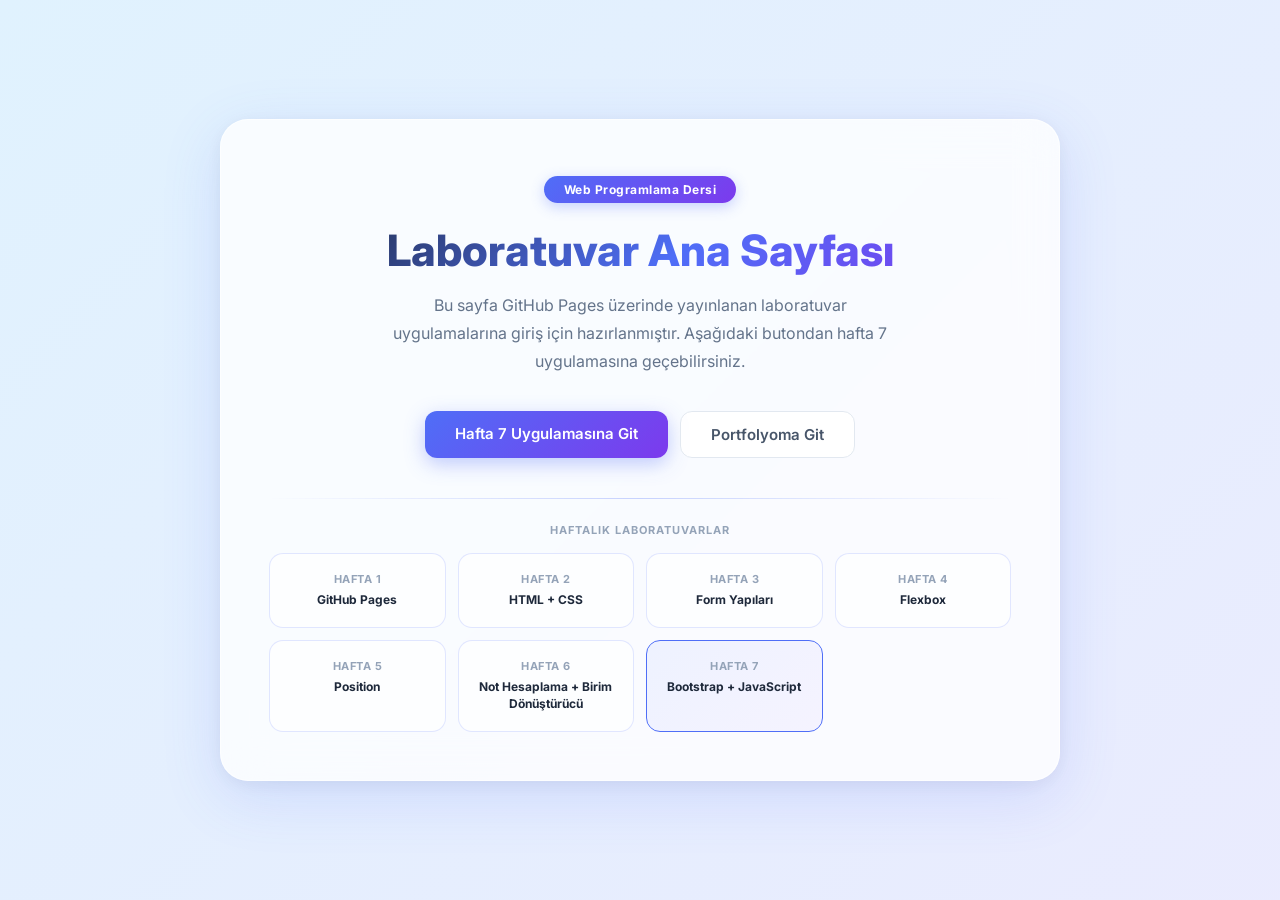
<file: index.html>
<!DOCTYPE html>
<html lang="tr">
<head>
    <meta charset="UTF-8">
    <meta name="viewport" content="width=device-width, initial-scale=1.0">
    <title>Laboratuvar Ana Sayfası | Web Programlama Dersi</title>
    <meta name="description" content="GitHub Pages üzerinde yayınlanan laboratuvar uygulamalarına giriş sayfası.">
    <link rel="preconnect" href="https://fonts.googleapis.com">
    <link href="https://fonts.googleapis.com/css2?family=Inter:wght@400;500;600;700;800&display=swap" rel="stylesheet">
    <style>
        *, *::before, *::after { box-sizing: border-box; margin: 0; padding: 0; }

        @keyframes gradientShift {
            0%   { background-position: 0% 50%; }
            50%  { background-position: 100% 50%; }
            100% { background-position: 0% 50%; }
        }

        body {
            font-family: 'Inter', sans-serif;
            background: linear-gradient(-45deg, #c7d2fe, #dbeafe, #ede9fe, #e0f2fe);
            background-size: 400% 400%;
            animation: gradientShift 12s ease infinite;
            min-height: 100vh;
            display: flex;
            align-items: center;
            justify-content: center;
            padding: 40px 16px;
        }

        /* Glassmorphism kart */
        .lab-card {
            background: rgba(255, 255, 255, 0.78);
            backdrop-filter: blur(20px);
            -webkit-backdrop-filter: blur(20px);
            border: 1px solid rgba(255,255,255,0.65);
            border-radius: 28px;
            box-shadow: 0 16px 60px rgba(79,110,247,0.16), 0 4px 20px rgba(0,0,0,0.06);
            padding: 56px 48px 48px;
            max-width: 840px;
            width: 100%;
            text-align: center;
        }

        /* Badge */
        .badge {
            display: inline-block;
            background: linear-gradient(135deg, #4f6ef7, #7c3aed);
            color: #fff;
            font-size: 12px;
            font-weight: 700;
            padding: 6px 20px;
            border-radius: 999px;
            margin-bottom: 22px;
            letter-spacing: 0.5px;
            box-shadow: 0 4px 14px rgba(79,110,247,0.3);
        }

        /* Başlık — gradient metin */
        .lab-card h1 {
            font-size: 2.7rem;
            font-weight: 800;
            background: linear-gradient(135deg, #1e293b 0%, #4f6ef7 55%, #7c3aed 100%);
            -webkit-background-clip: text;
            -webkit-text-fill-color: transparent;
            background-clip: text;
            margin-bottom: 14px;
            line-height: 1.2;
        }

        .lab-card > p {
            font-size: 1rem;
            color: #64748b;
            max-width: 520px;
            margin: 0 auto 36px;
            line-height: 1.75;
        }

        /* Butonlar */
        .btn-group {
            display: flex;
            gap: 12px;
            justify-content: center;
            flex-wrap: wrap;
            margin-bottom: 40px;
        }

        .btn-primary {
            background: linear-gradient(135deg, #4f6ef7, #7c3aed);
            color: #ffffff;
            border: none;
            padding: 13px 30px;
            border-radius: 12px;
            font-size: 15px;
            font-weight: 600;
            cursor: pointer;
            text-decoration: none;
            display: inline-block;
            transition: transform 0.2s, box-shadow 0.2s;
            box-shadow: 0 6px 20px rgba(79,110,247,0.35);
        }
        .btn-primary:hover {
            transform: translateY(-3px);
            box-shadow: 0 10px 28px rgba(79,110,247,0.45);
        }

        .btn-secondary {
            background: rgba(255,255,255,0.85);
            color: #475569;
            border: 1.5px solid #e2e8f0;
            padding: 13px 30px;
            border-radius: 12px;
            font-size: 15px;
            font-weight: 600;
            cursor: pointer;
            text-decoration: none;
            display: inline-block;
            transition: background 0.2s, transform 0.2s, border-color 0.2s;
        }
        .btn-secondary:hover {
            background: #f1f5f9;
            border-color: #c7d2fe;
            transform: translateY(-3px);
        }

        /* Ince çizgi */
        .divider {
            height: 1px;
            background: linear-gradient(to right, transparent, #c7d2fe, transparent);
            margin-bottom: 24px;
        }

        /* Haftalara giriş başlığı */
        .weeks-heading {
            font-size: 11px;
            font-weight: 700;
            color: #94a3b8;
            text-transform: uppercase;
            letter-spacing: 1px;
            margin-bottom: 16px;
        }

        /* Hafta Kartları Grid */
        .weeks-grid {
            display: grid;
            grid-template-columns: repeat(4, 1fr);
            gap: 12px;
        }

        @media (max-width: 640px) {
            .weeks-grid { grid-template-columns: repeat(2, 1fr); }
            .lab-card h1 { font-size: 1.8rem; }
            .lab-card { padding: 36px 20px 32px; }
        }

        .week-card {
            background: rgba(255,255,255,0.65);
            border: 1.5px solid rgba(200,210,255,0.55);
            border-radius: 14px;
            padding: 18px 12px;
            text-align: center;
            text-decoration: none;
            color: inherit;
            transition: border-color 0.25s, box-shadow 0.25s, transform 0.25s, background 0.25s;
            cursor: pointer;
            position: relative;
            overflow: hidden;
        }
        .week-card::before {
            content: '';
            position: absolute;
            inset: 0;
            background: linear-gradient(135deg, rgba(79,110,247,0.07), rgba(124,58,237,0.05));
            opacity: 0;
            transition: opacity 0.25s;
        }
        .week-card:hover::before { opacity: 1; }
        .week-card:hover {
            border-color: #4f6ef7;
            box-shadow: 0 6px 24px rgba(79,110,247,0.2);
            transform: translateY(-4px);
            background: rgba(255,255,255,0.95);
        }

        @keyframes pulse {
            0%, 100% { box-shadow: 0 0 0 0 rgba(79,110,247,0.35); }
            50%       { box-shadow: 0 0 0 7px rgba(79,110,247,0); }
        }

        .week-card.active-week {
            border-color: #4f6ef7;
            background: linear-gradient(135deg, #eef2ff, #f5f3ff);
            animation: pulse 2.5s ease infinite;
        }

        .week-label {
            font-size: 11px;
            font-weight: 700;
            color: #94a3b8;
            margin-bottom: 6px;
            letter-spacing: 0.5px;
            text-transform: uppercase;
        }

        .week-title {
            font-size: 12px;
            font-weight: 700;
            color: #1e293b;
            line-height: 1.4;
        }
    </style>
</head>
<body>
    <div class="lab-card">
        <!-- Badge -->
        <div class="badge">Web Programlama Dersi</div>

        <!-- Başlık -->
        <h1>Laboratuvar Ana Sayfası</h1>
        <p>
            Bu sayfa GitHub Pages üzerinde yayınlanan laboratuvar uygulamalarına giriş için
            hazırlanmıştır. Aşağıdaki butondan hafta 7 uygulamasına geçebilirsiniz.
        </p>

        <!-- Butonlar -->
        <div class="btn-group">
            <a href="hafta7.html" class="btn-primary" id="goToHafta7">Hafta 7 Uygulamasına Git</a>
            <a href="about.html" class="btn-secondary" id="goToPortfolio">Portfolyoma Git</a>
        </div>

        <!-- Divider -->
        <div class="divider"></div>
        <div class="weeks-heading">Haftalık Laboratuvarlar</div>

        <!-- Hafta Kartları Grid -->
        <div class="weeks-grid">
            <a href="about.html" class="week-card" id="week1Card">
                <div class="week-label">Hafta 1</div>
                <div class="week-title">GitHub Pages</div>
            </a>
            <a href="interest.html" class="week-card" id="week2Card">
                <div class="week-label">Hafta 2</div>
                <div class="week-title">HTML + CSS</div>
            </a>
            <a href="contact.html" class="week-card" id="week3Card">
                <div class="week-label">Hafta 3</div>
                <div class="week-title">Form Yapıları</div>
            </a>
            <a href="hafta4.html" class="week-card" id="week4Card">
                <div class="week-label">Hafta 4</div>
                <div class="week-title">Flexbox</div>
            </a>
            <a href="lab-position.html" class="week-card" id="week5Card">
                <div class="week-label">Hafta 5</div>
                <div class="week-title">Position</div>
            </a>
            <a href="uygulamalar.html" class="week-card" id="week6Card">
                <div class="week-label">Hafta 6</div>
                <div class="week-title">Not Hesaplama + Birim Dönüştürücü</div>
            </a>
            <a href="hafta7.html" class="week-card active-week" id="week7Card">
                <div class="week-label">Hafta 7</div>
                <div class="week-title">Bootstrap + JavaScript</div>
            </a>
        </div>
    </div>
</body>
</html>
</file>
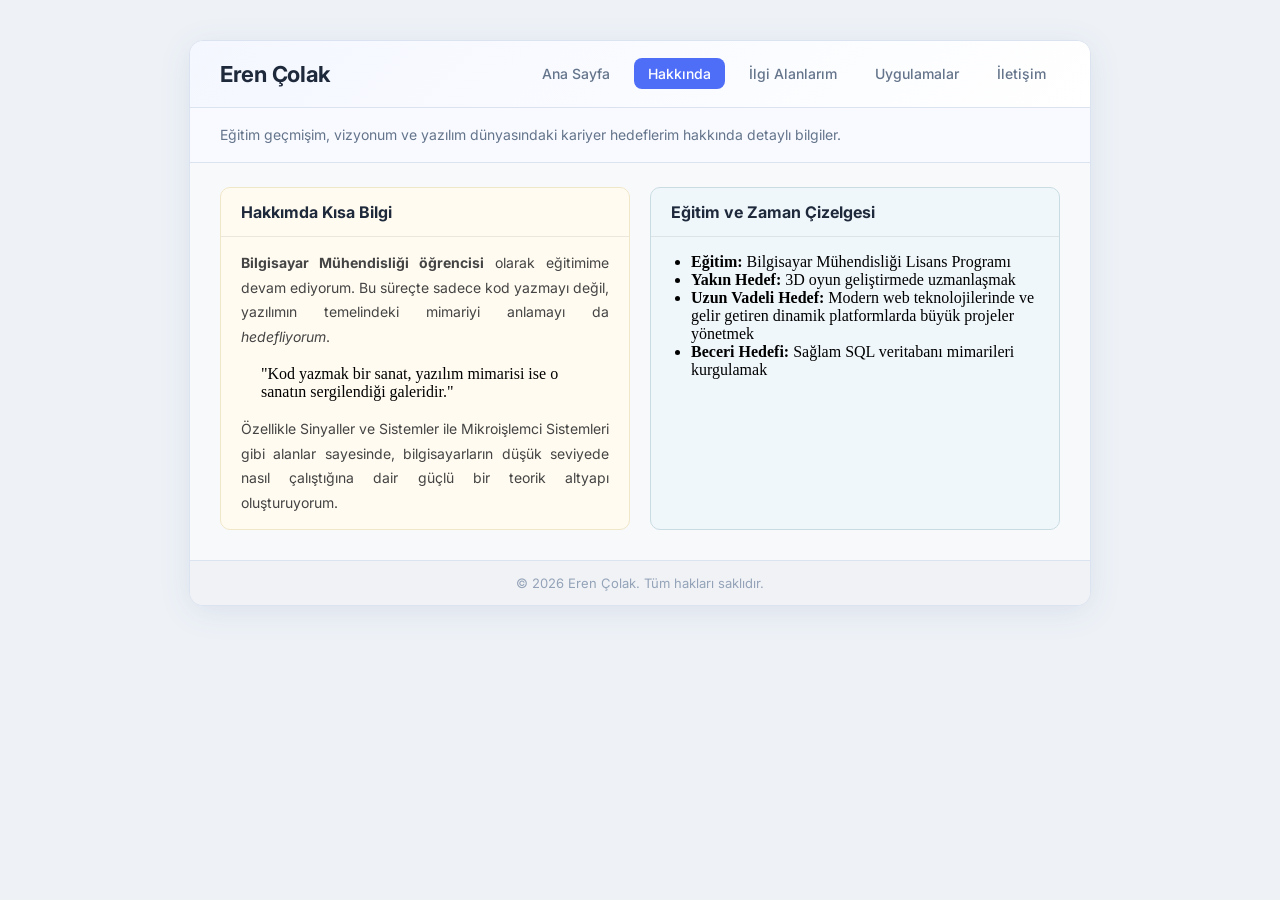
<file: about.html>
<!DOCTYPE html>
<html lang="tr">

<head>
    <meta charset="UTF-8">
    <meta name="viewport" content="width=device-width, initial-scale=1.0">
    <title>Hakkında | Eren Çolak</title>
    <link rel="stylesheet" href="styles/style.css">
</head>

<body>
    <div class="container">
        <header>
            <div class="header-top">
                <h1>Eren Çolak</h1>
                <nav>
                    <ul>
                        <li><a href="index.html">Ana Sayfa</a></li>
                        <li><a href="about.html" class="active">Hakkında</a></li>
                        <li><a href="interest.html">İlgi Alanlarım</a></li>
                        <li><a href="uygulamalar.html">Uygulamalar</a></li>
                        <li><a href="contact.html">İletişim</a></li>
                    </ul>
                </nav>
            </div>
            <div class="header-desc">
                <p>Eğitim geçmişim, vizyonum ve yazılım dünyasındaki kariyer hedeflerim hakkında detaylı bilgiler.</p>
            </div>
        </header>

        <div class="content-wrapper">
            <main class="content-left">
                <h2>Hakkımda Kısa Bilgi</h2>
                <p><strong>Bilgisayar Mühendisliği öğrencisi</strong> olarak eğitimime devam ediyorum. Bu süreçte sadece
                    kod yazmayı değil, yazılımın temelindeki mimariyi anlamayı da <em>hedefliyorum</em>.</p>
                <blockquote>"Kod yazmak bir sanat, yazılım mimarisi ise o sanatın sergilendiği galeridir."</blockquote>
                <p>Özellikle Sinyaller ve Sistemler ile Mikroişlemci Sistemleri gibi alanlar sayesinde, bilgisayarların
                    düşük seviyede nasıl çalıştığına dair güçlü bir teorik altyapı oluşturuyorum.</p>
            </main>

            <aside class="sidebar-right">
                <h2>Eğitim ve Zaman Çizelgesi</h2>
                <ul>
                    <li><strong>Eğitim:</strong> Bilgisayar Mühendisliği Lisans Programı</li>
                    <li><strong>Yakın Hedef:</strong> 3D oyun geliştirmede uzmanlaşmak</li>
                    <li><strong>Uzun Vadeli Hedef:</strong> Modern web teknolojilerinde ve gelir getiren dinamik
                        platformlarda büyük projeler yönetmek</li>
                    <li><strong>Beceri Hedefi:</strong> Sağlam SQL veritabanı mimarileri kurgulamak</li>
                </ul>
            </aside>
        </div>

        <footer>
            <p>© 2026 Eren Çolak. Tüm hakları saklıdır.</p>
        </footer>
    </div>
</body>

</html>
</file>
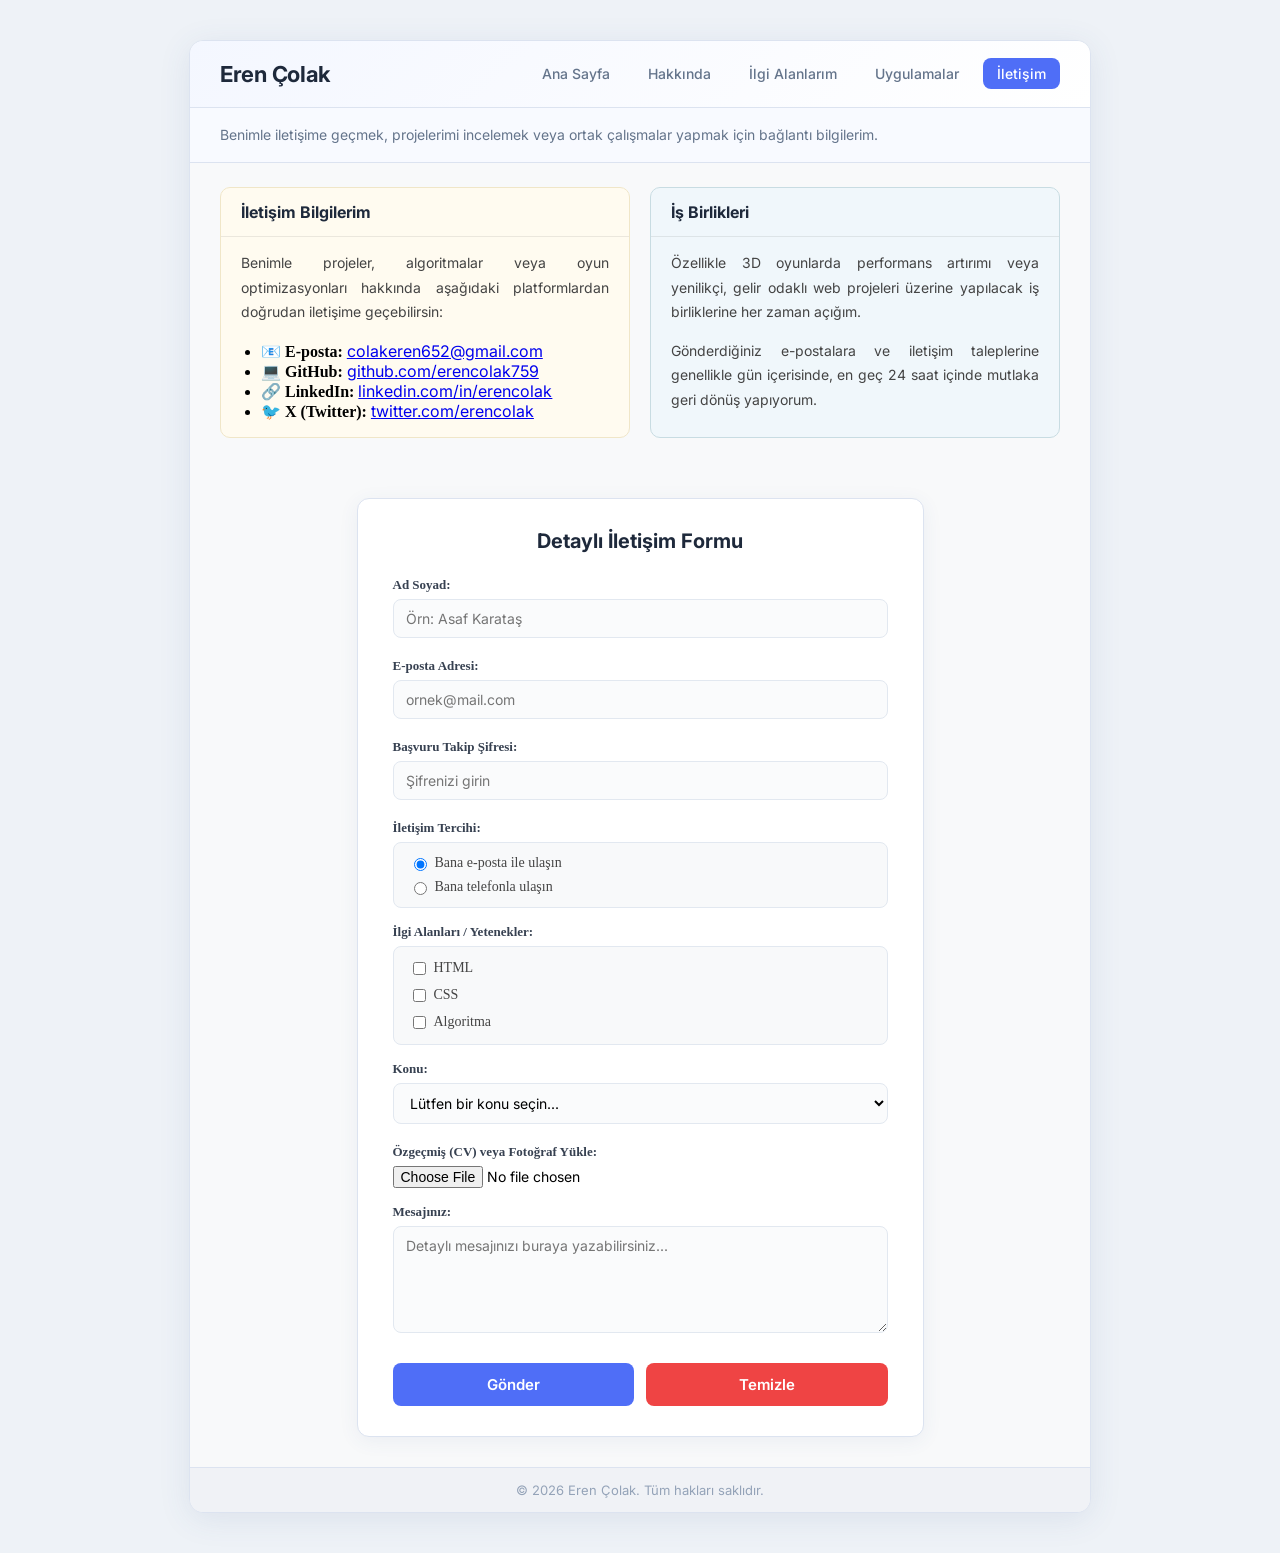
<file: contact.html>
<!DOCTYPE html>
<html lang="tr">

<head>
    <meta charset="UTF-8">
    <meta name="viewport" content="width=device-width, initial-scale=1.0">
    <title>İletişim | Eren Çolak</title>
    <link rel="stylesheet" href="styles/style.css">
</head>

<body>
    <div class="container">
        <header>
            <div class="header-top">
                <h1>Eren Çolak</h1>
                <nav>
                    <ul>
                        <li><a href="index.html">Ana Sayfa</a></li>
                        <li><a href="about.html">Hakkında</a></li>
                        <li><a href="interest.html">İlgi Alanlarım</a></li>
                        <li><a href="uygulamalar.html">Uygulamalar</a></li>
                        <li><a href="contact.html" class="active">İletişim</a></li>
                    </ul>
                </nav>
            </div>
            <div class="header-desc">
                <p>Benimle iletişime geçmek, projelerimi incelemek veya ortak çalışmalar yapmak için bağlantı
                    bilgilerim.</p>
            </div>
        </header>

        <div class="content-wrapper">
            <main class="content-left">
                <h2>İletişim Bilgilerim</h2>
                <p>Benimle projeler, algoritmalar veya oyun optimizasyonları hakkında aşağıdaki platformlardan doğrudan
                    iletişime geçebilirsin:</p>

                <ul>
                    <li>📧 <strong>E-posta:</strong> <a href="mailto:colakeren652@gmail.com">colakeren652@gmail.com</a>
                    </li>
                    <li>💻 <strong>GitHub:</strong> <a href="https://github.com/erencolak759"
                            target="_blank">github.com/erencolak759</a></li>
                    <li>🔗 <strong>LinkedIn:</strong> <a href="https://linkedin.com/in/erencolak"
                            target="_blank">linkedin.com/in/erencolak</a></li>
                    <li>🐦 <strong>X (Twitter):</strong> <a href="https://eren"
                            target="_blank">twitter.com/erencolak</a></li>
                </ul>
            </main>

            <aside class="sidebar-right">
                <h2>İş Birlikleri</h2>
                <p>Özellikle 3D oyunlarda performans artırımı veya yenilikçi, gelir odaklı web projeleri üzerine
                    yapılacak iş birliklerine her zaman açığım.</p>
                <p>Gönderdiğiniz e-postalara ve iletişim taleplerine genellikle gün içerisinde, en geç 24 saat içinde
                    mutlaka geri dönüş yapıyorum.</p>
            </aside>
        </div>

        <div class="contact-container">
            <h2 class="form-title">Detaylı İletişim Formu</h2>
            <form action="#">
                <div class="form-group">
                    <label for="full-name">Ad Soyad:</label>
                    <input type="text" id="full-name" name="full-name" placeholder="Örn: Asaf Karataş">
                </div>

                <div class="form-group">
                    <label for="email">E-posta Adresi:</label>
                    <input type="email" id="email" name="email" placeholder="ornek@mail.com">
                </div>

                <div class="form-group">
                    <label for="password">Başvuru Takip Şifresi:</label>
                    <input type="password" id="password" name="password" placeholder="Şifrenizi girin">
                </div>

                <div class="form-section">
                    <label>İletişim Tercihi:</label>
                    <div class="selection-box">
                        <div class="radio-group">
                            <input type="radio" id="pref-email" name="contact-pref" value="email" checked>
                            <label for="pref-email">Bana e-posta ile ulaşın</label>
                        </div>
                        <div class="radio-group">
                            <input type="radio" id="pref-phone" name="contact-pref" value="phone">
                            <label for="pref-phone">Bana telefonla ulaşın</label>
                        </div>
                    </div>
                </div>

                <div class="form-section">
                    <label>İlgi Alanları / Yetenekler:</label>
                    <div class="selection-box">
                        <div class="checkbox-group">
                            <input type="checkbox" id="skill-html" name="skills" value="HTML">
                            <label for="skill-html">HTML</label>
                        </div>
                        <div class="checkbox-group">
                            <input type="checkbox" id="skill-css" name="skills" value="CSS">
                            <label for="skill-css">CSS</label>
                        </div>
                        <div class="checkbox-group">
                            <input type="checkbox" id="skill-algo" name="skills" value="Algoritma">
                            <label for="skill-algo">Algoritma</label>
                        </div>
                    </div>
                </div>

                <div class="form-group">
                    <label for="subject">Konu:</label>
                    <select id="subject" name="subject">
                        <option value="" disabled selected>Lütfen bir konu seçin...</option>
                        <option value="offer">İş Teklifi</option>
                        <option value="question">Soru</option>
                        <option value="feedback">Geri Bildirim</option>
                    </select>
                </div>

                <div class="form-group">
                    <label for="file-upload">Özgeçmiş (CV) veya Fotoğraf Yükle:</label>
                    <input type="file" id="file-upload" name="file-upload">
                </div>

                <div class="form-group">
                    <label for="message">Mesajınız:</label>
                    <textarea id="message" name="message" rows="5"
                        placeholder="Detaylı mesajınızı buraya yazabilirsiniz..."></textarea>
                </div>

                <div class="button-container">
                    <button type="submit" class="btn-submit">Gönder</button>
                    <button type="reset" class="btn-reset">Temizle</button>
                </div>
            </form>
        </div>

        <footer>
            <p>© 2026 Eren Çolak. Tüm hakları saklıdır.</p>
        </footer>
    </div>
</body>

</html>
</file>
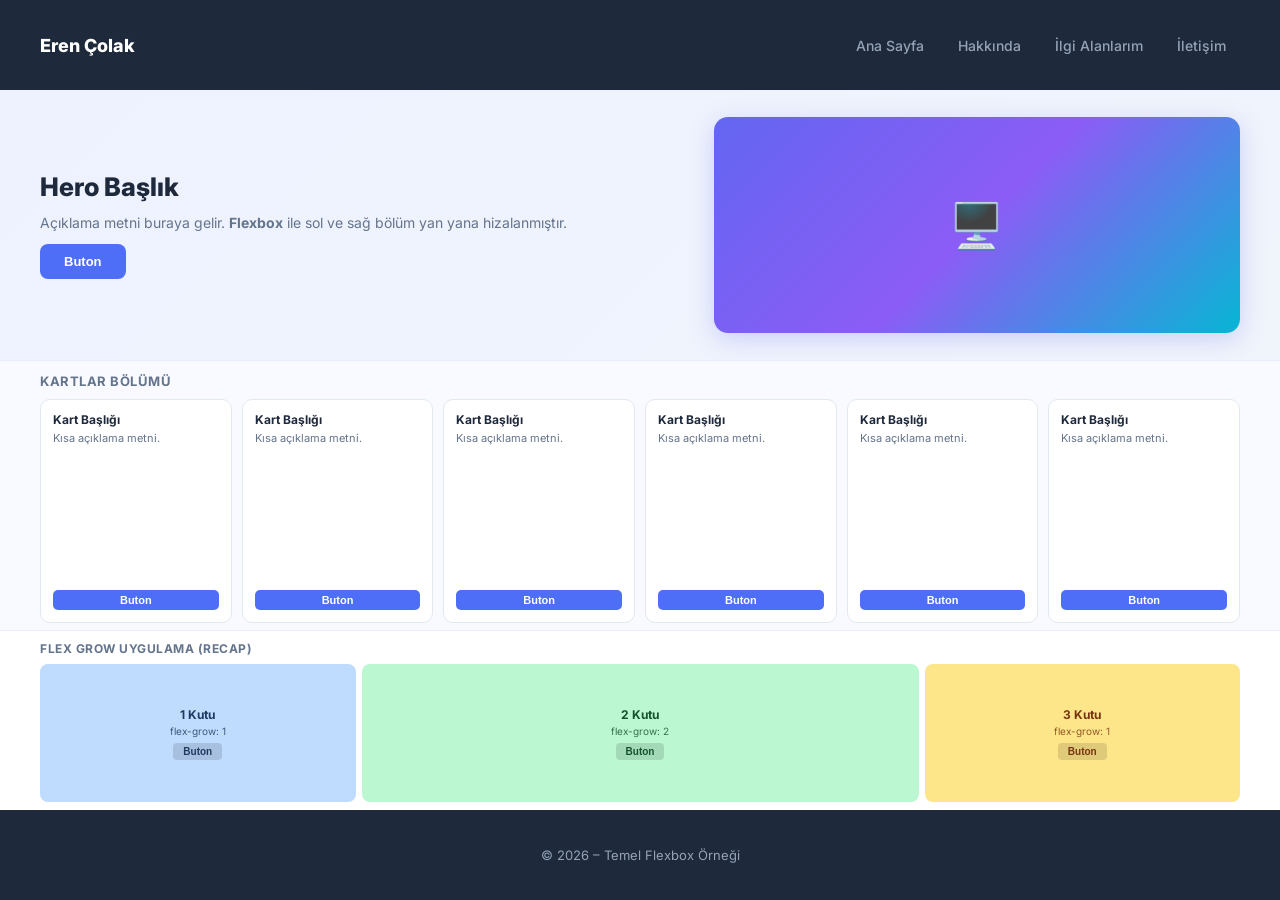
<file: hafta4.html>
<!DOCTYPE html>
<html lang="tr">
<head>
    <meta charset="UTF-8">
    <meta name="viewport" content="width=device-width, initial-scale=1.0">
    <title>Eren Çolak | Hafta 4 – Flexbox LAB</title>
    <link rel="preconnect" href="https://fonts.googleapis.com">
    <link href="https://fonts.googleapis.com/css2?family=Inter:wght@400;500;600;700;800&display=swap" rel="stylesheet">
    <style>
        *, *::before, *::after { box-sizing: border-box; margin: 0; padding: 0; }

        /* ── ANA WRAPPER: 100vh + flex-direction: column ── */
        body {
            font-family: 'Inter', Arial, sans-serif;
            color: #333;
            height: 100vh;           /* Zorunlu Şart: 100vh */
            display: flex;
            flex-direction: column;  /* flex-direction: column */
            overflow: hidden;
        }

        /* ── 1) NAVBAR: 10vh ── */
        .top-nav {
            height: 10vh;            /* Zorunlu: 10vh */
            background: #1e293b;
            padding: 0 40px;
            display: flex;                         /* display: flex */
            justify-content: space-between;        /* justify-content: space-between */
            align-items: center;                   /* align-items: center */
            flex-shrink: 0;
        }
        .top-nav .logo {
            font-weight: 800;
            font-size: 18px;
            color: #fff;
            text-decoration: none;
        }
        .top-nav nav { display: flex; gap: 6px; }
        .top-nav nav a {
            text-decoration: none;
            color: #94a3b8;
            font-size: 14px;
            font-weight: 500;
            padding: 6px 14px;
            border-radius: 6px;
            transition: background 0.2s, color 0.2s;
        }
        .top-nav nav a:hover { background: rgba(255,255,255,0.1); color: #fff; }

        /* ── 2) HERO: 30vh, flex-direction: row, justify-content: space-between, align-items: stretch ── */
        .hero {
            height: 30vh;                          /* Zorunlu: 30vh */
            background: linear-gradient(135deg, #eef2ff 0%, #f0f4fb 100%);
            padding: 0 40px;
            display: flex;                         /* display: flex */
            flex-direction: row;                   /* flex-direction: row */
            justify-content: space-between;        /* justify-content: space-between */
            align-items: stretch;                  /* align-items: stretch */
            gap: 30px;
            flex-shrink: 0;
        }
        .hero-left {
            flex: 1;
            display: flex;
            flex-direction: column;                /* flex-direction: column (2. kullanım) */
            justify-content: center;
            gap: 10px;
        }
        .hero-left h1 { font-size: 1.6rem; font-weight: 800; color: #1e293b; }
        .hero-left p  { font-size: 14px; color: #64748b; line-height: 1.6; }
        .btn-hero {
            background: #4f6ef7; color: #fff; border: none;
            padding: 10px 24px; border-radius: 8px; font-size: 13px;
            font-weight: 600; cursor: pointer; width: fit-content;
            transition: background 0.2s, transform 0.15s;
        }
        .btn-hero:hover { background: #3b57e8; transform: translateY(-2px); }

        .hero-right {
            flex: 1;
            display: flex;
            justify-content: flex-end;             /* justify-content: flex-end (3. farklı değer) */
            align-items: center;                   /* align-items: center (2. farklı değer) */
        }
        .hero-illustration {
            width: 90%; height: 80%;
            background: linear-gradient(135deg, #6366f1 0%, #8b5cf6 50%, #06b6d4 100%);
            border-radius: 14px;
            display: flex; align-items: center; justify-content: center;
            font-size: 44px;
            box-shadow: 0 6px 24px rgba(99,102,241,0.25);
        }

        /* ── 3) KARTLAR BÖLÜMÜ: 30vh, flex-wrap: wrap ── */
        .cards-section {
            height: 30vh;            /* Zorunlu: 30vh */
            padding: 12px 40px;
            background: #f8faff;
            border-top: 1px solid #e8eeff;
            flex-shrink: 0;
            overflow: hidden;
        }
        .section-title {
            font-size: 13px; font-weight: 700; color: #64748b;
            margin-bottom: 10px; text-transform: uppercase; letter-spacing: 0.5px;
        }
        .cards-flex {
            display: flex;           /* display: flex */
            flex-wrap: wrap;         /* flex-wrap: wrap */
            gap: 10px;
            height: calc(30vh - 46px);
        }
        .card {
            flex: 1;
            min-width: 120px;
            background: #fff;
            border: 1px solid #e2e8f0;
            border-radius: 10px;
            padding: 12px;
            display: flex;
            flex-direction: column;
            justify-content: space-between;
            transition: box-shadow 0.2s, transform 0.2s;
        }
        .card:hover { box-shadow: 0 4px 14px rgba(79,110,247,0.13); transform: translateY(-2px); }
        .card h3  { font-size: 12px; font-weight: 700; color: #1e293b; margin-bottom: 4px; }
        .card p   { font-size: 11px; color: #64748b; line-height: 1.4; flex: 1; }
        .btn-card {
            background: #4f6ef7; color: #fff; border: none;
            padding: 4px 12px; border-radius: 5px; font-size: 11px;
            font-weight: 600; cursor: pointer; margin-top: 6px;
            transition: background 0.2s;
        }
        .btn-card:hover { background: #3b57e8; }

        /* ── 4) FLEX GROW UYGULAMA (RECAP): 20vh, align-items: stretch ── */
        .flex-grow-section {
            height: 20vh;            /* Zorunlu: 20vh */
            padding: 10px 40px;
            flex-shrink: 0;
            background: #fff;
            border-top: 1px solid #e8eeff;
        }
        .section-label {
            font-size: 12px; font-weight: 700; color: #64748b;
            margin-bottom: 8px; text-transform: uppercase; letter-spacing: 0.5px;
            display: flex; align-items: center; gap: 8px;
        }
        .label-badge {
            font-size: 10px; background: #f1f5f9; color: #94a3b8;
            padding: 2px 8px; border-radius: 20px; font-weight: 500;
        }
        .flex-row {
            display: flex;           /* display: flex */
            gap: 6px;
            align-items: stretch;   /* align-items: stretch */
            height: calc(20vh - 42px);
        }
        .flex-box {
            display: flex; flex-direction: column;
            align-items: center; justify-content: center;
            border-radius: 8px; padding: 10px;
            font-size: 12px; font-weight: 700;
        }
        .flex-box span { font-size: 10px; font-weight: 400; opacity: 0.8; margin-top: 3px; }
        .box1 { flex-grow: 1; background: #bfdbfe; color: #1e3a5f; }  /* flex-grow: 1 */
        .box2 { flex-grow: 2; background: #bbf7d0; color: #14532d; }  /* flex-grow: 2 */
        .box3 { flex-grow: 1; background: #fde68a; color: #78350f; }  /* flex-grow: 1 */
        .btn-box {
            margin-top: 6px; background: rgba(0,0,0,0.12);
            color: inherit; border: none; padding: 3px 10px;
            border-radius: 4px; font-size: 10px; font-weight: 600; cursor: pointer;
        }

        /* ── 5) FOOTER: 10vh, justify-content: center, align-items: center ── */
        .lab-footer {
            height: 10vh;            /* Zorunlu: 10vh */
            background: #1e293b;
            display: flex;           /* display: flex */
            justify-content: center; /* justify-content: center */
            align-items: center;     /* align-items: center */
            flex-shrink: 0;
        }
        .lab-footer p { font-size: 13px; color: #94a3b8; }
    </style>
</head>
<body>

    <!-- 1) NAVBAR: 10vh, justify-content: space-between -->
    <div class="top-nav">
        <a href="index.html" class="logo">Eren Çolak</a>
        <nav>
            <a href="index.html">Ana Sayfa</a>
            <a href="about.html">Hakkında</a>
            <a href="interest.html">İlgi Alanlarım</a>
            <a href="contact.html">İletişim</a>
        </nav>
    </div>

    <!-- 2) HERO: 30vh, flex-direction: row, justify-content: space-between, align-items: stretch -->
    <div class="hero">
        <div class="hero-left">
            <h1>Hero Başlık</h1>
            <p>Açıklama metni buraya gelir. <strong>Flexbox</strong> ile sol ve sağ bölüm yan yana hizalanmıştır.</p>
            <button class="btn-hero">Buton</button>
        </div>
        <div class="hero-right">
            <div class="hero-illustration">🖥️</div>
        </div>
    </div>

    <!-- 3) KARTLAR BÖLÜMÜ: 30vh, display:flex, flex-wrap:wrap -->
    <div class="cards-section">
        <div class="section-title">Kartlar Bölümü</div>
        <div class="cards-flex">
            <div class="card"><h3>Kart Başlığı</h3><p>Kısa açıklama metni.</p><button class="btn-card">Buton</button></div>
            <div class="card"><h3>Kart Başlığı</h3><p>Kısa açıklama metni.</p><button class="btn-card">Buton</button></div>
            <div class="card"><h3>Kart Başlığı</h3><p>Kısa açıklama metni.</p><button class="btn-card">Buton</button></div>
            <div class="card"><h3>Kart Başlığı</h3><p>Kısa açıklama metni.</p><button class="btn-card">Buton</button></div>
            <div class="card"><h3>Kart Başlığı</h3><p>Kısa açıklama metni.</p><button class="btn-card">Buton</button></div>
            <div class="card"><h3>Kart Başlığı</h3><p>Kısa açıklama metni.</p><button class="btn-card">Buton</button></div>
        </div>
    </div>

    <!-- 4) FLEX GROW UYGULAMA: 20vh, align-items: stretch, flex-grow 1-2-1 -->
    <div class="flex-grow-section">
        <div class="section-label">Flex Grow Uygulama (Recap)</div>
        <div class="flex-row">
            <div class="flex-box box1">1 Kutu<span>flex-grow: 1</span><button class="btn-box">Buton</button></div>
            <div class="flex-box box2">2 Kutu<span>flex-grow: 2</span><button class="btn-box">Buton</button></div>
            <div class="flex-box box3">3 Kutu<span>flex-grow: 1</span><button class="btn-box">Buton</button></div>
        </div>
    </div>

    <!-- 5) FOOTER: 10vh, justify-content: center, align-items: center -->
    <footer class="lab-footer">
        <p>© 2026 – Temel Flexbox Örneği</p>
    </footer>

</body>
</html>
</file>
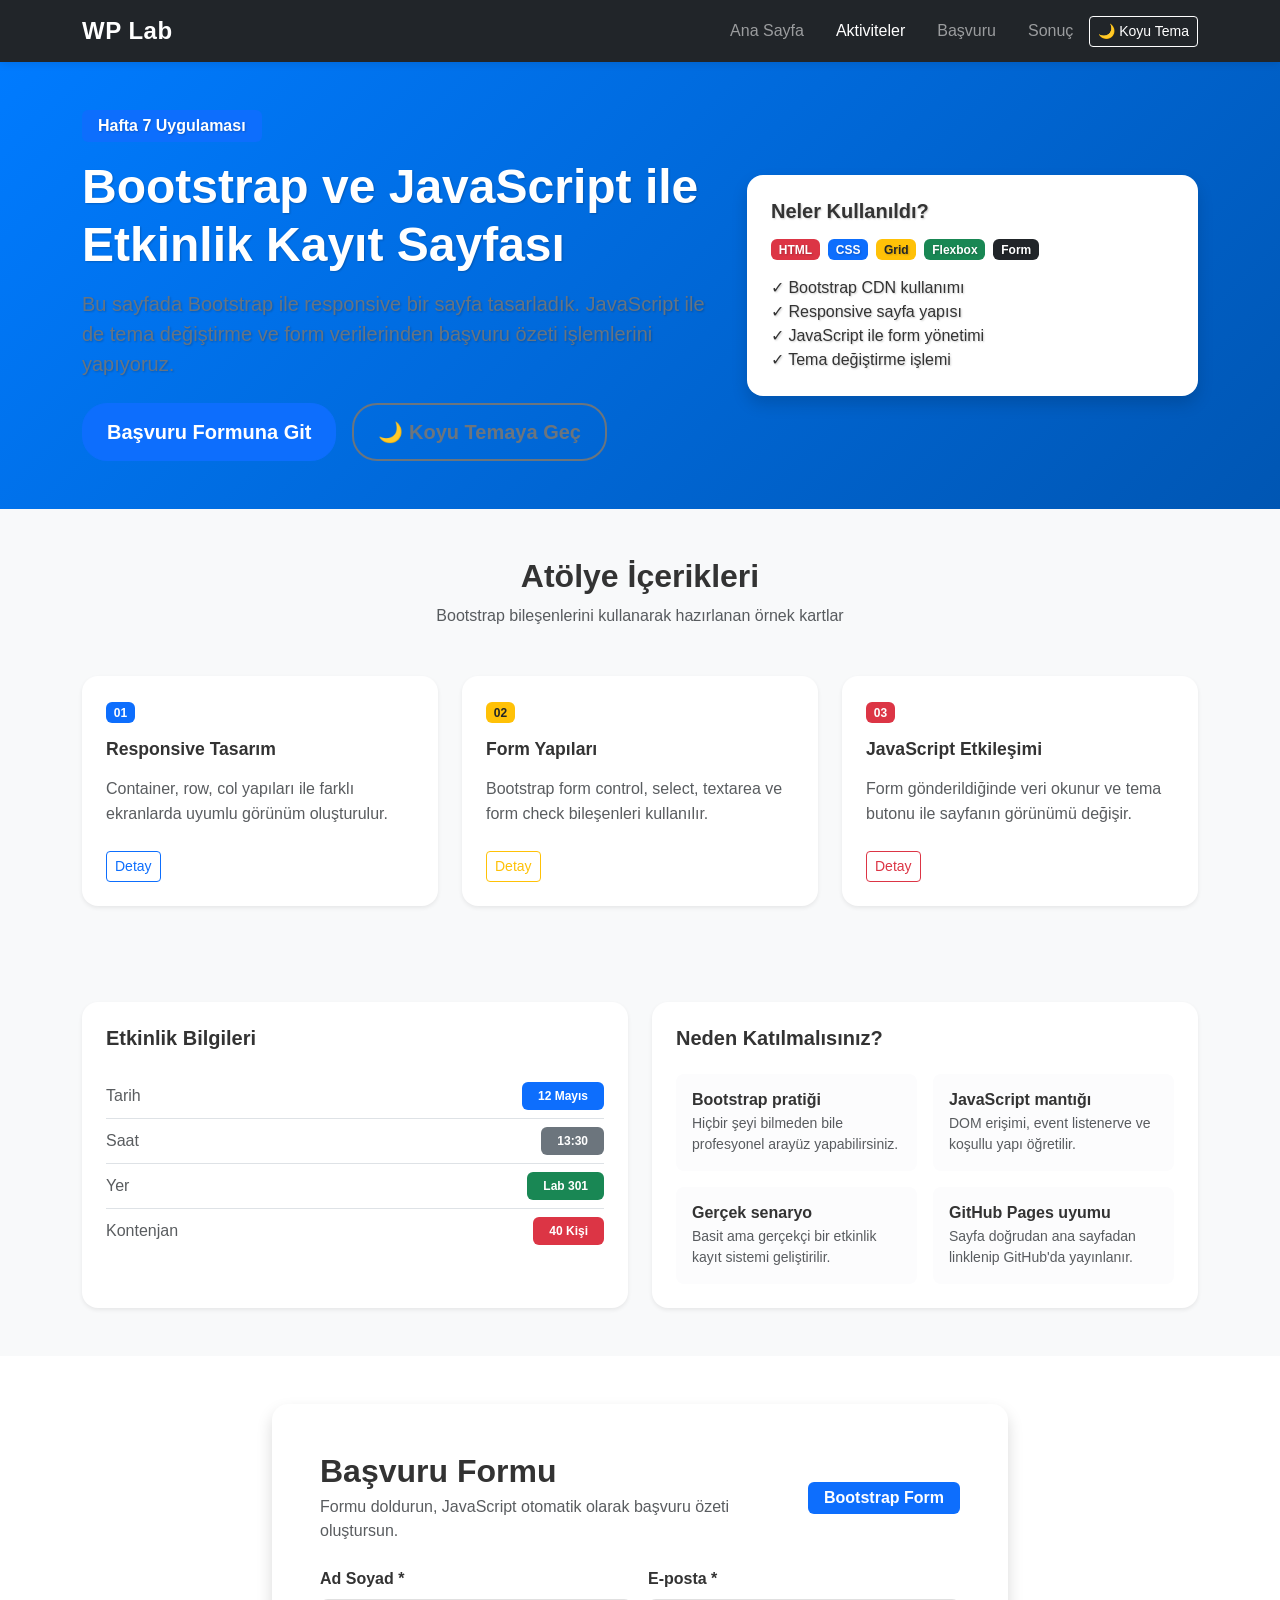
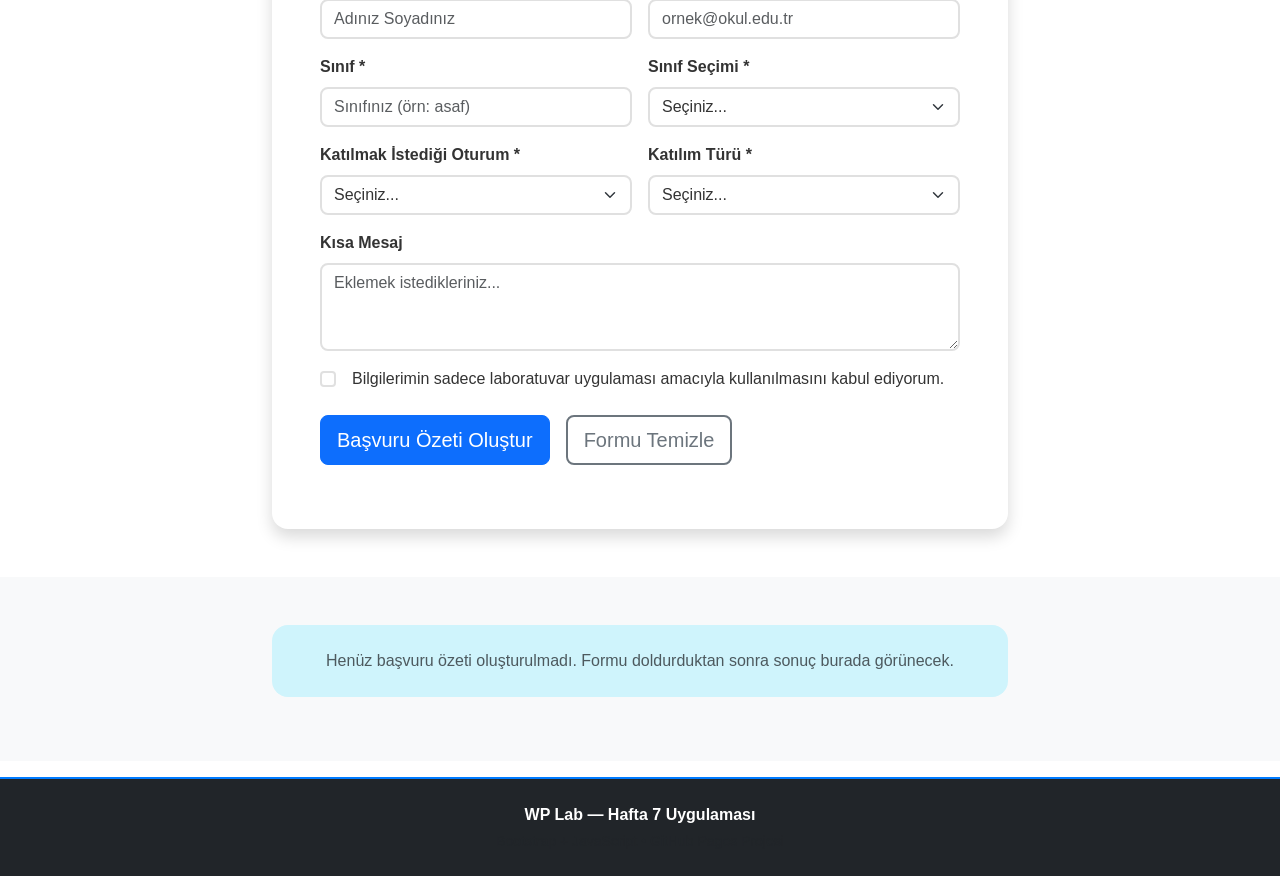
<file: hafta7.html>
<!DOCTYPE html>
<html lang="tr">
  <head>
    <meta charset="UTF-8" />
    <meta name="viewport" content="width=device-width, initial-scale=1.0" />
    <title>Hafta 7 - Bootstrap + JavaScript | WP Lab</title>
    <meta name="description" content="Bootstrap ve JavaScript ile hazırlanmış etkinlik kayıt sayfası. Tema değiştirme ve form özeti özellikleri içerir." />
    <!-- Bootstrap CSS CDN -->
    <link
      href="https://cdn.jsdelivr.net/npm/bootstrap@5.3.3/dist/css/bootstrap.min.css"
      rel="stylesheet"
    />
    <!-- Custom CSS -->
    <link rel="stylesheet" href="styles/hafta7.css" />
  </head>
  <body data-bs-theme="light">
    <!-- Navbar -->
    <nav class="navbar navbar-expand-lg navbar-dark bg-dark sticky-top" id="mainNavbar">
      <div class="container">
        <a class="navbar-brand fw-bold" href="index.html">WP Lab</a>
        <button
          class="navbar-toggler"
          type="button"
          data-bs-toggle="collapse"
          data-bs-target="#navbarNav"
          aria-controls="navbarNav"
          aria-expanded="false"
          aria-label="Toggle navigation"
        >
          <span class="navbar-toggler-icon"></span>
        </button>
        <div class="collapse navbar-collapse" id="navbarNav">
          <ul class="navbar-nav ms-auto align-items-center">
            <li class="nav-item">
              <a class="nav-link" href="index.html">Ana Sayfa</a>
            </li>
            <li class="nav-item">
              <a class="nav-link active" href="#cardsSection">Aktiviteler</a>
            </li>
            <li class="nav-item">
              <a class="nav-link" href="#formSection">Başvuru</a>
            </li>
            <li class="nav-item">
              <a class="nav-link" href="#resultSection">Sonuç</a>
            </li>
            <li class="nav-item ms-2">
              <button
                class="btn btn-outline-light btn-sm"
                id="themeToggle"
                title="Koyu Temaya Geç"
              >
                🌙 Koyu Tema
              </button>
            </li>
          </ul>
        </div>
      </div>
    </nav>

    <!-- Hero Section -->
    <section class="hero-section py-5" id="heroSection">
      <div class="container">
        <div class="row align-items-center g-4">
          <!-- Sol: Başlık + Butonlar -->
          <div class="col-lg-7">
            <span class="badge bg-primary mb-3 fs-6 px-3 py-2">Hafta 7 Uygulaması</span>
            <h1 class="display-5 fw-bold mb-3">
              Bootstrap ve JavaScript ile<br />Etkinlik Kayıt Sayfası
            </h1>
            <p class="lead mb-4 text-secondary">
              Bu sayfada Bootstrap ile responsive bir sayfa tasarladık. JavaScript ile de tema
              değiştirme ve form verilerinden başvuru özeti işlemlerini yapıyoruz.
            </p>
            <div class="d-flex gap-3 flex-wrap">
              <button class="btn btn-primary btn-lg" id="scrollToForm">
                Başvuru Formuna Git
              </button>
              <button class="btn btn-outline-secondary btn-lg" id="themeToggleHero">
                🌙 Koyu Temaya Geç
              </button>
            </div>
          </div>
          <!-- Sağ: Neler Kullanıldı Kartı -->
          <div class="col-lg-5">
            <div class="card shadow border-0 rounded-4 info-card">
              <div class="card-body p-4">
                <h5 class="fw-bold mb-3">Neler Kullanıldı?</h5>
                <div class="d-flex flex-wrap gap-2 mb-3">
                  <span class="badge bg-danger">HTML</span>
                  <span class="badge bg-primary">CSS</span>
                  <span class="badge bg-warning text-dark">Grid</span>
                  <span class="badge bg-success">Flexbox</span>
                  <span class="badge bg-dark">Form</span>
                </div>
                <ul class="list-unstyled mb-0 tech-list">
                  <li>✓ Bootstrap CDN kullanımı</li>
                  <li>✓ Responsive sayfa yapısı</li>
                  <li>✓ JavaScript ile form yönetimi</li>
                  <li>✓ Tema değiştirme işlemi</li>
                </ul>
              </div>
            </div>
          </div>
        </div>
      </div>
    </section>

    <!-- Cards Section -->
    <section class="py-5 cards-section" id="cardsSection">
      <div class="container">
        <h2 class="text-center fw-bold mb-2">Atölye İçerikleri</h2>
        <p class="text-center text-muted mb-5">Bootstrap bileşenlerini kullanarak hazırlanan örnek kartlar</p>
        <div class="row g-4">
          <!-- Card 1 -->
          <div class="col-md-4">
            <div class="card h-100 shadow-sm border-0 rounded-4 card-hover">
              <div class="card-body p-4">
                <span class="badge bg-primary mb-3">01</span>
                <h5 class="card-title fw-bold">Responsive Tasarım</h5>
                <p class="card-text text-muted">
                  Container, row, col yapıları ile farklı ekranlarda uyumlu görünüm oluşturulur.
                </p>
                <button class="btn btn-sm btn-outline-primary mt-2" id="card1Btn">Detay</button>
              </div>
            </div>
          </div>
          <!-- Card 2 -->
          <div class="col-md-4">
            <div class="card h-100 shadow-sm border-0 rounded-4 card-hover">
              <div class="card-body p-4">
                <span class="badge bg-warning text-dark mb-3">02</span>
                <h5 class="card-title fw-bold">Form Yapıları</h5>
                <p class="card-text text-muted">
                  Bootstrap form control, select, textarea ve form check bileşenleri kullanılır.
                </p>
                <button class="btn btn-sm btn-outline-warning mt-2" id="card2Btn">Detay</button>
              </div>
            </div>
          </div>
          <!-- Card 3 -->
          <div class="col-md-4">
            <div class="card h-100 shadow-sm border-0 rounded-4 card-hover">
              <div class="card-body p-4">
                <span class="badge bg-danger mb-3">03</span>
                <h5 class="card-title fw-bold">JavaScript Etkileşimi</h5>
                <p class="card-text text-muted">
                  Form gönderildiğinde veri okunur ve tema butonu ile sayfanın görünümü değişir.
                </p>
                <button class="btn btn-sm btn-outline-danger mt-2" id="card3Btn">Detay</button>
              </div>
            </div>
          </div>
        </div>
      </div>
    </section>

    <!-- Etkinlik Bilgileri + Neden Katılmalısınız? -->
    <section class="py-5 bg-light info-section">
      <div class="container">
        <div class="row g-4">
          <!-- Etkinlik Bilgileri -->
          <div class="col-lg-6">
            <div class="card border-0 shadow-sm rounded-4 h-100">
              <div class="card-body p-4">
                <h5 class="fw-bold mb-4">Etkinlik Bilgileri</h5>
                <div class="d-flex justify-content-between align-items-center py-2 border-bottom">
                  <span class="text-muted">Tarih</span>
                  <span class="badge bg-primary px-3 py-2">12 Mayıs</span>
                </div>
                <div class="d-flex justify-content-between align-items-center py-2 border-bottom">
                  <span class="text-muted">Saat</span>
                  <span class="badge bg-secondary px-3 py-2">13:30</span>
                </div>
                <div class="d-flex justify-content-between align-items-center py-2 border-bottom">
                  <span class="text-muted">Yer</span>
                  <span class="badge bg-success px-3 py-2">Lab 301</span>
                </div>
                <div class="d-flex justify-content-between align-items-center py-2">
                  <span class="text-muted">Kontenjan</span>
                  <span class="badge bg-danger px-3 py-2">40 Kişi</span>
                </div>
              </div>
            </div>
          </div>
          <!-- Neden Katılmalısınız? -->
          <div class="col-lg-6">
            <div class="card border-0 shadow-sm rounded-4 h-100">
              <div class="card-body p-4">
                <h5 class="fw-bold mb-4">Neden Katılmalısınız?</h5>
                <div class="row g-3">
                  <div class="col-6">
                    <div class="p-3 rounded-3 bg-light-subtle reason-card">
                      <h6 class="fw-bold mb-1">Bootstrap pratiği</h6>
                      <p class="small text-muted mb-0">Hiçbir şeyi bilmeden bile profesyonel arayüz yapabilirsiniz.</p>
                    </div>
                  </div>
                  <div class="col-6">
                    <div class="p-3 rounded-3 bg-light-subtle reason-card">
                      <h6 class="fw-bold mb-1">JavaScript mantığı</h6>
                      <p class="small text-muted mb-0">DOM erişimi, event listenerve ve koşullu yapı öğretilir.</p>
                    </div>
                  </div>
                  <div class="col-6">
                    <div class="p-3 rounded-3 bg-light-subtle reason-card">
                      <h6 class="fw-bold mb-1">Gerçek senaryo</h6>
                      <p class="small text-muted mb-0">Basit ama gerçekçi bir etkinlik kayıt sistemi geliştirilir.</p>
                    </div>
                  </div>
                  <div class="col-6">
                    <div class="p-3 rounded-3 bg-light-subtle reason-card">
                      <h6 class="fw-bold mb-1">GitHub Pages uyumu</h6>
                      <p class="small text-muted mb-0">Sayfa doğrudan ana sayfadan linklenip GitHub'da yayınlanır.</p>
                    </div>
                  </div>
                </div>
              </div>
            </div>
          </div>
        </div>
      </div>
    </section>

    <!-- Başvuru Formu -->
    <section class="form-section py-5" id="formSection">
      <div class="container">
        <div class="row justify-content-center">
          <div class="col-lg-8">
            <div class="card border-0 shadow rounded-4">
              <div class="card-body p-4 p-md-5">
                <div class="d-flex justify-content-between align-items-center mb-4">
                  <div>
                    <h2 class="fw-bold mb-1">Başvuru Formu</h2>
                    <p class="text-muted mb-0">Formu doldurun, JavaScript otomatik olarak başvuru özeti oluştursun.</p>
                  </div>
                  <span class="badge bg-primary fs-6 px-3 py-2">Bootstrap Form</span>
                </div>

                <form id="registrationForm" novalidate>
                  <!-- Ad Soyad + E-posta -->
                  <div class="row g-3 mb-3">
                    <div class="col-md-6">
                      <label for="fullName" class="form-label fw-semibold">Ad Soyad *</label>
                      <input
                        type="text"
                        class="form-control rounded-3"
                        id="fullName"
                        placeholder="Adınız Soyadınız"
                        required
                      />
                    </div>
                    <div class="col-md-6">
                      <label for="email" class="form-label fw-semibold">E-posta *</label>
                      <input
                        type="email"
                        class="form-control rounded-3"
                        id="email"
                        placeholder="ornek@okul.edu.tr"
                        required
                      />
                    </div>
                  </div>

                  <!-- Sınıf + Sınıf Seç -->
                  <div class="row g-3 mb-3">
                    <div class="col-md-6">
                      <label for="sinif" class="form-label fw-semibold">Sınıf *</label>
                      <input
                        type="text"
                        class="form-control rounded-3"
                        id="sinif"
                        placeholder="Sınıfınız (örn: asaf)"
                        required
                      />
                    </div>
                    <div class="col-md-6">
                      <label for="sinifSelect" class="form-label fw-semibold">Sınıf Seçimi *</label>
                      <select class="form-select rounded-3" id="sinifSelect" required>
                        <option value="">Seçiniz...</option>
                        <option value="1">1. Sınıf</option>
                        <option value="2">2. Sınıf</option>
                        <option value="3">3. Sınıf</option>
                        <option value="4">4. Sınıf</option>
                      </select>
                    </div>
                  </div>

                  <!-- Oturum + Katılım Türü -->
                  <div class="row g-3 mb-3">
                    <div class="col-md-6">
                      <label for="oturum" class="form-label fw-semibold">Katılmak İstediği Oturum *</label>
                      <select class="form-select rounded-3" id="oturum" required>
                        <option value="">Seçiniz...</option>
                        <option value="bootstrap-js">Bootstrap + JS Projesi</option>
                        <option value="css-tasarim">CSS Tasarım Atölyesi</option>
                        <option value="github-pages">GitHub Pages Kurulumu</option>
                        <option value="form-yapilari">Form Yapıları</option>
                      </select>
                    </div>
                    <div class="col-md-6">
                      <label for="katilimTuru" class="form-label fw-semibold">Katılım Türü *</label>
                      <select class="form-select rounded-3" id="katilimTuru" required>
                        <option value="">Seçiniz...</option>
                        <option value="yüzyüze">Yüz Yüze</option>
                        <option value="online">Online</option>
                        <option value="hibrit">Hibrit</option>
                      </select>
                    </div>
                  </div>

                  <!-- Kısa Mesaj -->
                  <div class="mb-3">
                    <label for="kisaMesaj" class="form-label fw-semibold">Kısa Mesaj</label>
                    <textarea
                      class="form-control rounded-3"
                      id="kisaMesaj"
                      rows="3"
                      placeholder="Eklemek istedikleriniz..."
                    ></textarea>
                  </div>

                  <!-- Checkbox -->
                  <div class="mb-4">
                    <div class="form-check">
                      <input
                        class="form-check-input"
                        type="checkbox"
                        id="kvkkCheckbox"
                        required
                      />
                      <label class="form-check-label" for="kvkkCheckbox">
                        Bilgilerimin sadece laboratuvar uygulaması amacıyla kullanılmasını kabul ediyorum.
                      </label>
                    </div>
                  </div>

                  <!-- Butonlar -->
                  <div class="d-flex gap-3 flex-wrap">
                    <button type="submit" class="btn btn-primary btn-lg rounded-3" id="submitBtn">
                      Başvuru Özeti Oluştur
                    </button>
                    <button type="button" class="btn btn-outline-secondary btn-lg rounded-3" id="resetBtn">
                      Formu Temizle
                    </button>
                  </div>
                </form>

                <!-- Hata Mesajı Alanı -->
                <div id="alertContainer" class="mt-3"></div>
              </div>
            </div>
          </div>
        </div>
      </div>
    </section>

    <!-- Sonuç Alanı -->
    <section class="py-5 result-section" id="resultSection">
      <div class="container">
        <div class="row justify-content-center">
          <div class="col-lg-8">
            <div class="alert alert-info rounded-4 text-center py-4" id="resultPlaceholder">
              <p class="mb-0 text-muted">Henüz başvuru özeti oluşturulmadı. Formu doldurduktan sonra sonuç burada görünecek.</p>
            </div>
            <div id="resultContent" class="d-none">
              <!-- JS tarafından doldurulur -->
            </div>
          </div>
        </div>
      </div>
    </section>

    <!-- Footer -->
    <footer class="bg-dark text-white text-center py-4 mt-3">
      <div class="container">
        <p class="mb-1 fw-semibold">WP Lab &mdash; Hafta 7 Uygulaması</p>
        <p class="text-muted small mb-0">Bootstrap + JavaScript &bull; GitHub Pages Projesi</p>
      </div>
    </footer>

    <!-- Bootstrap JS CDN Bundle -->
    <script src="https://cdn.jsdelivr.net/npm/bootstrap@5.3.3/dist/js/bootstrap.bundle.min.js"></script>
    <!-- Custom JS -->
    <script src="scripts/hafta7.js"></script>
  </body>
</html>
</file>
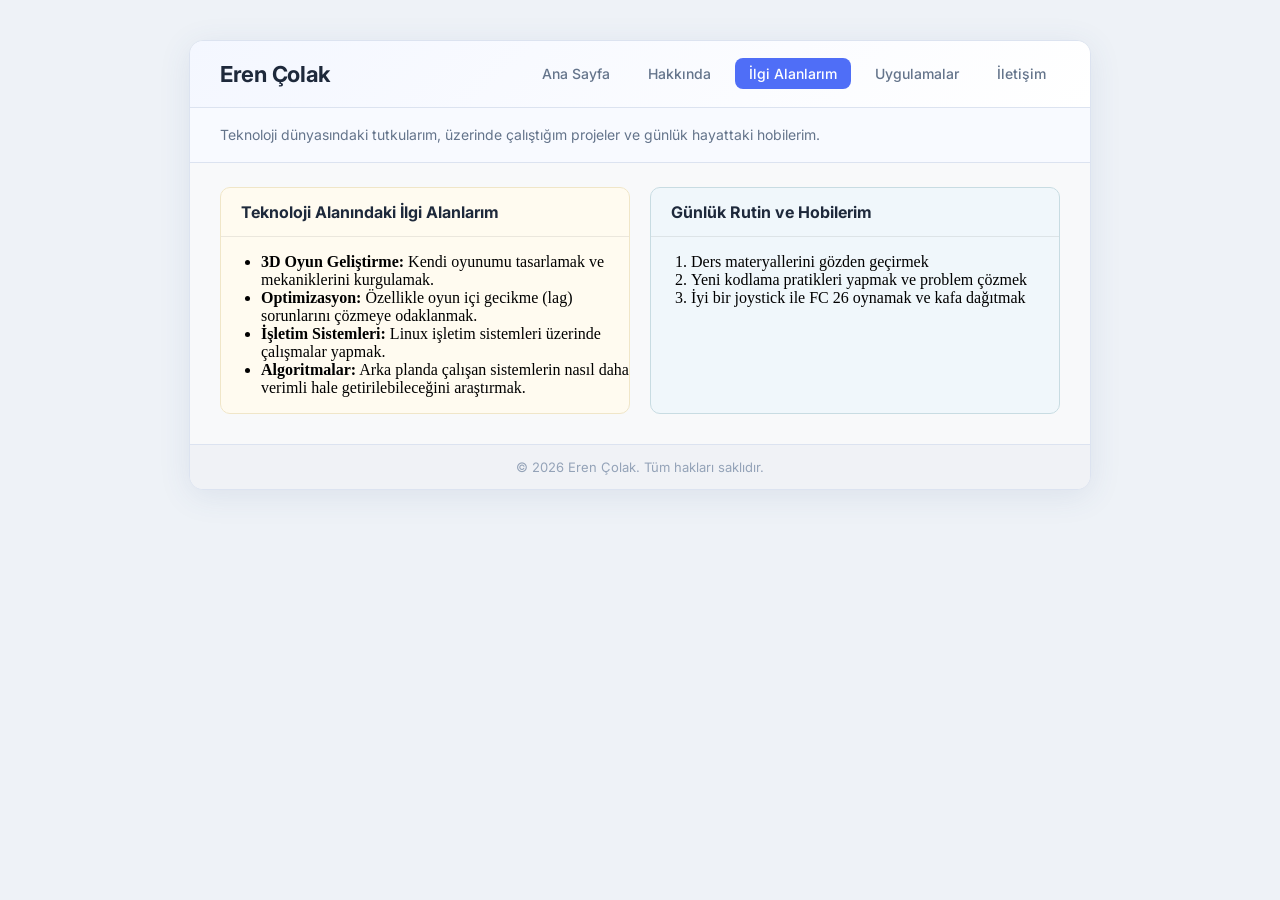
<file: interest.html>
<!DOCTYPE html>
<html lang="tr">

<head>
    <meta charset="UTF-8">
    <meta name="viewport" content="width=device-width, initial-scale=1.0">
    <title>İlgi Alanlarım | Eren Çolak</title>
    <link rel="stylesheet" href="styles/style.css">
</head>

<body>
    <div class="container">
        <header>
            <div class="header-top">
                <h1>Eren Çolak</h1>
                <nav>
                    <ul>
                        <li><a href="index.html">Ana Sayfa</a></li>
                        <li><a href="about.html">Hakkında</a></li>
                        <li><a href="interest.html" class="active">İlgi Alanlarım</a></li>
                        <li><a href="uygulamalar.html">Uygulamalar</a></li>
                        <li><a href="contact.html">İletişim</a></li>
                    </ul>
                </nav>
            </div>
            <div class="header-desc">
                <p>Teknoloji dünyasındaki tutkularım, üzerinde çalıştığım projeler ve günlük hayattaki hobilerim.</p>
            </div>
        </header>

        <div class="content-wrapper">
            <main class="content-left">
                <h2>Teknoloji Alanındaki İlgi Alanlarım</h2>
                <ul>
                    <li><strong>3D Oyun Geliştirme:</strong> Kendi oyunumu tasarlamak ve mekaniklerini kurgulamak.</li>
                    <li><strong>Optimizasyon:</strong> Özellikle oyun içi gecikme (lag) sorunlarını çözmeye odaklanmak.</li>
                    <li><strong>İşletim Sistemleri:</strong> Linux işletim sistemleri üzerinde çalışmalar yapmak.</li>
                    <li><strong>Algoritmalar:</strong> Arka planda çalışan sistemlerin nasıl daha verimli hale getirilebileceğini araştırmak.</li>
                </ul>
            </main>

            <aside class="sidebar-right">
                <h2>Günlük Rutin ve Hobilerim</h2>
                <ol>
                    <li>Ders materyallerini gözden geçirmek</li>
                    <li>Yeni kodlama pratikleri yapmak ve problem çözmek</li>
                    <li>İyi bir joystick ile FC 26 oynamak ve kafa dağıtmak</li>
                </ol>
            </aside>
        </div>

        <footer>
            <p>© 2026 Eren Çolak. Tüm hakları saklıdır.</p>
        </footer>
    </div>
</body>

</html>
</file>
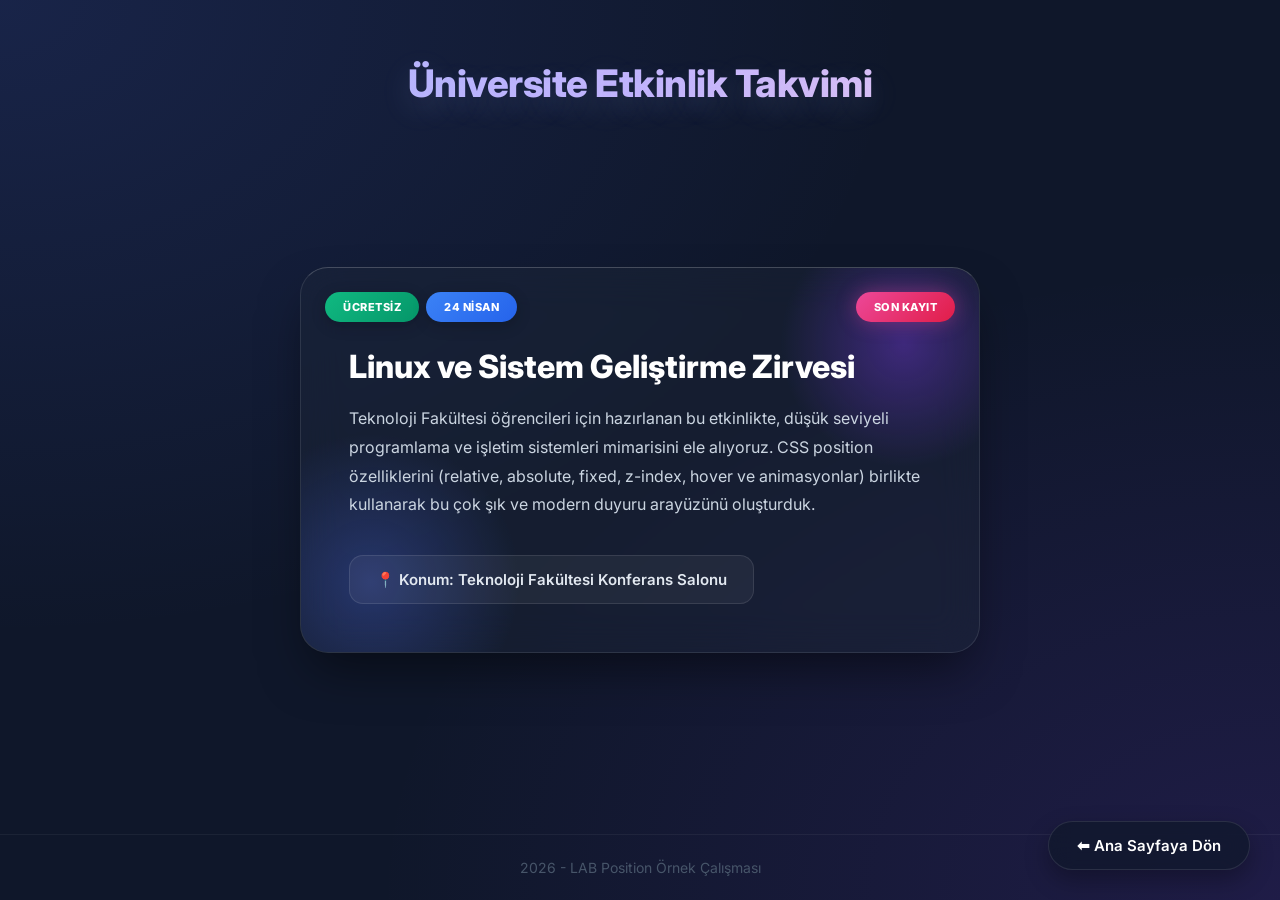
<file: lab-position.html>
<!DOCTYPE html>
<html lang="tr">
<head>
    <meta charset="UTF-8">
    <meta name="viewport" content="width=device-width, initial-scale=1.0">
    <title>Eren Çolak | CSS Position Lab</title>
    <link rel="preconnect" href="https://fonts.googleapis.com">
    <link href="https://fonts.googleapis.com/css2?family=Inter:wght@400;500;600;700;800&display=swap" rel="stylesheet">
    <style>
        *, *::before, *::after { box-sizing: border-box; margin: 0; padding: 0; }

        /* ---- GENEL SAYFA YAKLAŞIMI (Dark Glassmorphism) ---- */
        body.lab-page {
            font-family: 'Inter', Arial, sans-serif;
            background: #0f172a;
            /* Premium gradient background */
            background-image: 
                radial-gradient(at 0% 0%, rgba(79, 110, 247, 0.15) 0px, transparent 50%),
                radial-gradient(at 100% 100%, rgba(124, 58, 237, 0.15) 0px, transparent 50%);
            background-attachment: fixed;
            color: #f8fafc;
            min-height: 100vh;
            display: flex;
            flex-direction: column;
        }

        /* ---- ANİMASYONLAR (@keyframes) ---- */
        @keyframes floatAnim {
            0%   { transform: translateY(0) rotate(0deg); }
            50%  { transform: translateY(-15px) rotate(5deg); }
            100% { transform: translateY(0) rotate(0deg); }
        }
        @keyframes pulseGlow {
            0%   { opacity: 0.5; transform: scale(1); }
            100% { opacity: 0.9; transform: scale(1.1); }
        }

        /* ---- FIXED: Ekrana sabit buton (position: fixed) ---- */
        .fixed-helper {
            position: fixed;      /* position: fixed şartı */
            bottom: 30px;
            right: 30px;
            z-index: 1000;
            background: rgba(15, 23, 42, 0.7);
            backdrop-filter: blur(12px);
            -webkit-backdrop-filter: blur(12px);
            border: 1px solid rgba(255, 255, 255, 0.1);
            color: #fff;
            text-decoration: none;
            padding: 14px 28px;
            border-radius: 50px;
            font-size: 15px;
            font-weight: 600;
            cursor: pointer;      /* Etkileşimli alan (1) */
            display: flex;
            align-items: center;
            gap: 8px;
            box-shadow: 0 10px 25px rgba(0,0,0,0.3);
            transition: all 0.3s cubic-bezier(0.34, 1.56, 0.64, 1);
        }
        .fixed-helper:hover {
            transform: translateY(-6px) scale(1.05);
            background: linear-gradient(135deg, #4f6ef7, #7c3aed);
            border-color: transparent;
            box-shadow: 0 15px 35px rgba(124, 58, 237, 0.4);
        }
        .fixed-helper:active {
            transform: translateY(0) scale(0.95); /* :active efekti şartı */
        }

        /* ---- HEADER ---- */
        .lab-header {
            text-align: center;
            padding: 60px 20px 40px;
        }
        .lab-header h1 {
            font-size: 38px;
            font-weight: 800;
            background: linear-gradient(135deg, #a5b4fc, #c4b5fd, #fbcfe8);
            -webkit-background-clip: text;
            -webkit-text-fill-color: transparent;
            letter-spacing: -0.5px;
            margin: 0;
            text-shadow: 0 10px 30px rgba(165, 180, 252, 0.2);
        }

        /* ---- MAIN ---- */
        .lab-main {
            flex: 1;
            display: flex;
            justify-content: center;
            align-items: center;
            padding: 0 20px 60px;
        }

        /* ---- KART (position: relative) ---- */
        .announcement-card {
            position: relative;   /* position: relative şartı */
            background: rgba(30, 41, 59, 0.4);
            backdrop-filter: blur(20px);
            -webkit-backdrop-filter: blur(20px);
            border: 1px solid rgba(255, 255, 255, 0.1);
            border-top: 1px solid rgba(255, 255, 255, 0.2);
            border-radius: 28px;
            padding: 80px 48px 48px;
            max-width: 680px;
            width: 100%;
            box-shadow: 0 25px 50px -12px rgba(0, 0, 0, 0.5);
            overflow: hidden;
            cursor: pointer;      /* Etkileşimli alan (2) */
            transition: transform 0.4s cubic-bezier(0.4, 0, 0.2, 1), box-shadow 0.4s ease, border-color 0.4s ease;
        }
        .announcement-card:hover {
            transform: translateY(-8px) scale(1.02);
            box-shadow: 0 30px 60px -12px rgba(79, 110, 247, 0.25);
            border-color: rgba(124, 58, 237, 0.4);
        }

        /* ---- BADGE'LER (position: absolute) ---- */
        .badge {
            position: absolute;   /* position: absolute şartı */
            font-size: 11px;
            font-weight: 800;
            padding: 8px 18px;
            border-radius: 50px;
            color: #fff;
            letter-spacing: 0.5px;
            text-transform: uppercase;
            cursor: crosshair;    /* Etkileşimli alan (3) */
            transition: transform 0.3s cubic-bezier(0.34, 1.56, 0.64, 1);
            box-shadow: 0 4px 15px rgba(0,0,0,0.2);
            z-index: 4;           /* z-index şartı */
        }
        .badge:hover { 
            transform: scale(1.15) translateY(-3px); 
        }
        
        .badge-free   { top: 24px; left: 24px; background: linear-gradient(135deg, #10b981, #059669); }
        .badge-date   { top: 24px; left: 125px; background: linear-gradient(135deg, #3b82f6, #2563eb); }
        .badge-action { top: 24px; right: 24px; background: linear-gradient(135deg, #ec4899, #e11d48); box-shadow: 0 0 20px rgba(236,72,153,0.4); }

        /* ---- DEKORATİF ÖĞELER (position: absolute + z-index) ---- */
        .card-decoration-1 {
            position: absolute;   /* position: absolute şartı */
            top: -50px;
            right: -50px;
            width: 250px;
            height: 250px;
            background: radial-gradient(circle, rgba(124, 58, 237, 0.4) 0%, transparent 70%);
            border-radius: 50%;
            z-index: 1;           /* İçeriklerin arkasında kalsın */
            animation: pulseGlow 4s alternate infinite ease-in-out;
            pointer-events: none;
        }
        .card-decoration-2 {
            position: absolute;   /* position: absolute şartı */
            bottom: -80px;
            left: -80px;
            width: 300px;
            height: 300px;
            background: radial-gradient(circle, rgba(79, 110, 247, 0.3) 0%, transparent 70%);
            border-radius: 50%;
            z-index: 1;           /* İçeriklerin arkasında kalsın */
            animation: floatAnim 6s infinite ease-in-out;
            pointer-events: none;
        }

        /* ---- KART İÇERİĞİ ---- */
        .card-content {
            position: relative;
            z-index: 3;           /* Metinler dekorasyonun üstünde kalsın */
        }
        .card-content h2 {
            font-size: 32px;
            font-weight: 800;
            color: #fff;
            margin-bottom: 18px;
            line-height: 1.2;
        }
        .card-content p {
            font-size: 16px;
            color: #cbd5e1;
            line-height: 1.8;
            margin-bottom: 36px;
        }

        /* ---- KONUM KUTUSU ---- */
        .location-box {
            display: inline-flex;
            align-items: center;
            gap: 10px;
            background: rgba(255, 255, 255, 0.05);
            border: 1px solid rgba(255, 255, 255, 0.1);
            border-radius: 14px;
            padding: 14px 26px;
            font-size: 15px;
            color: #e2e8f0;
            font-weight: 600;
            cursor: help;         /* Etkileşimli alan (4) */
            transition: all 0.3s ease;
            position: relative;
            z-index: 3;
        }
        .location-box:hover {
            background: rgba(255, 255, 255, 0.1);
            border-color: rgba(255, 255, 255, 0.3);
            transform: translateX(8px);
            color: #fff;
        }

        /* ---- FOOTER ---- */
        .lab-footer {
            text-align: center;
            padding: 24px;
            font-size: 14px;
            color: #475569;
            border-top: 1px solid rgba(255, 255, 255, 0.05);
            margin-top: auto;
        }
    </style>
</head>
<body class="lab-page">

    <!-- Scroll sırasında sabit duran öğe (position: fixed) -->
    <a href="index.html" class="fixed-helper">
        <span>⬅ Ana Sayfaya Dön</span>
    </a>

    <header class="lab-header">
        <h1>Üniversite Etkinlik Takvimi</h1>
    </header>

    <main class="lab-main">
        <!-- Ana Kapsayıcı (position: relative) -->
        <div class="announcement-card">
            
            <!-- Bilgi Etiketleri (position: absolute) -->
            <div class="badge badge-free">Ücretsiz</div>
            <div class="badge badge-date">24 Nisan</div>
            <div class="badge badge-action">Son Kayıt</div>

            <!-- Üst üste binen dekoratif öğeler (position: absolute & z-index) -->
            <div class="card-decoration-1"></div>
            <div class="card-decoration-2"></div>

            <!-- Kart İçeriği (z-index ile en üstte) -->
            <div class="card-content">
                <h2>Linux ve Sistem Geliştirme Zirvesi</h2>
                <p>
                    Teknoloji Fakültesi öğrencileri için hazırlanan bu etkinlikte, düşük seviyeli programlama 
                    ve işletim sistemleri mimarisini ele alıyoruz. CSS position özelliklerini (relative, absolute, fixed, z-index, hover ve animasyonlar)
                    birlikte kullanarak bu çok şık ve modern duyuru arayüzünü oluşturduk.
                </p>
                <div class="location-box">📍 Konum: Teknoloji Fakültesi Konferans Salonu</div>
            </div>
        </div>
    </main>

    <footer class="lab-footer">
        <p>2026 - LAB Position Örnek Çalışması</p>
    </footer>

</body>
</html>
</file>
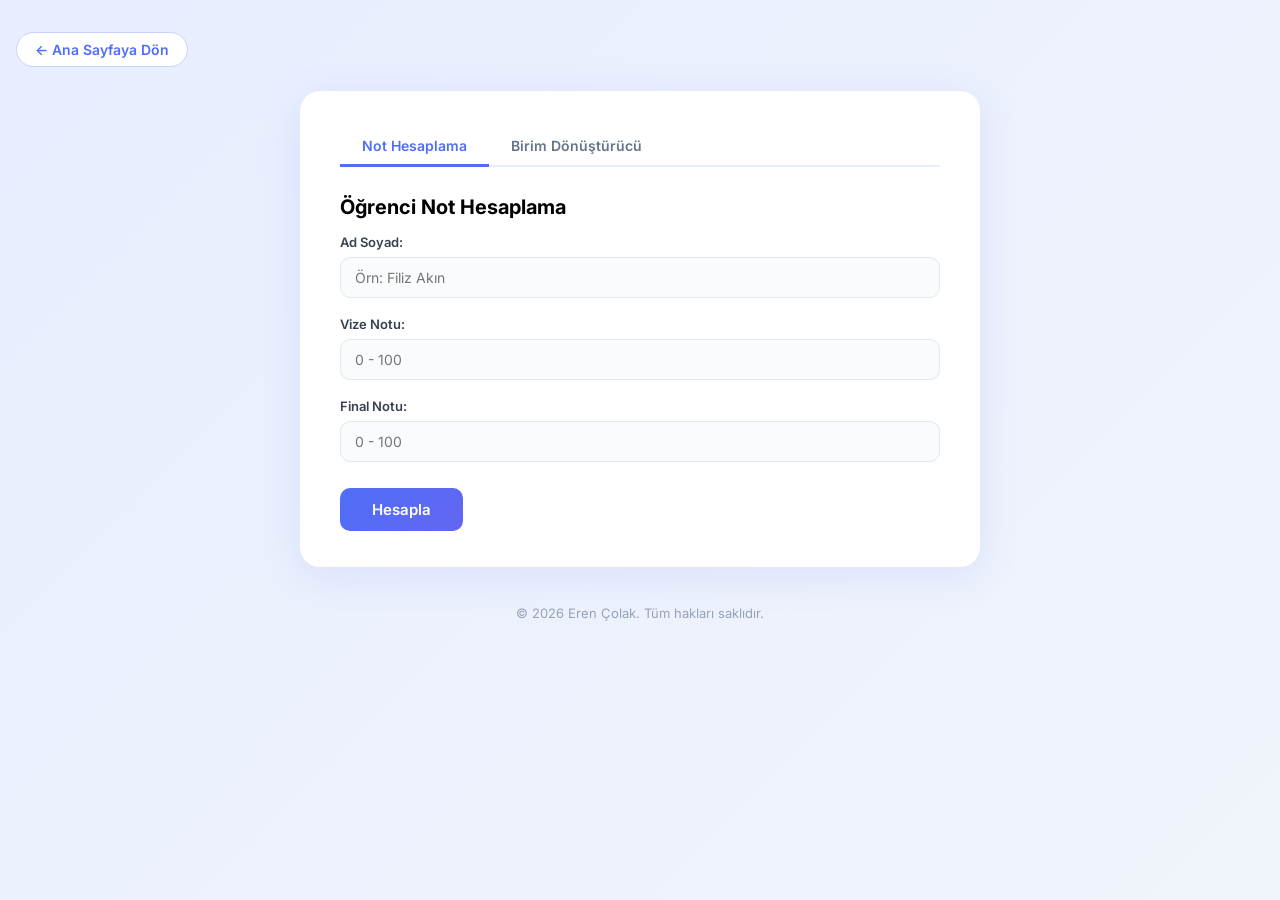
<file: uygulamalar.html>
<!DOCTYPE html>
<html lang="tr">
<head>
    <meta charset="UTF-8">
    <meta name="viewport" content="width=device-width, initial-scale=1.0">
    <title>Ödev Uygulamaları | Eren Çolak</title>
    <link rel="preconnect" href="https://fonts.googleapis.com">
    <link href="https://fonts.googleapis.com/css2?family=Inter:wght@400;500;600;700&display=swap" rel="stylesheet">
    <style>
        *, *::before, *::after { box-sizing: border-box; margin: 0; padding: 0; }

        body {
            font-family: 'Inter', Arial, sans-serif;
            background: linear-gradient(135deg, #e8eeff 0%, #f0f4fb 100%);
            min-height: 100vh;
            display: flex;
            flex-direction: column;
            align-items: center;
            padding: 32px 16px 60px;
        }

        /* Geri butonu */
        .back-btn {
            align-self: flex-start;
            margin-bottom: 24px;
            text-decoration: none;
            color: #4f6ef7;
            font-size: 14px;
            font-weight: 600;
            padding: 8px 18px;
            border: 1.5px solid #c7d2fe;
            border-radius: 50px;
            background: #fff;
            transition: background 0.2s, transform 0.2s, box-shadow 0.2s;
            display: inline-flex;
            align-items: center;
            gap: 6px;
        }
        .back-btn:hover {
            background: #eef2ff;
            transform: translateX(-3px);
            box-shadow: 0 4px 12px rgba(79,110,247,0.15);
        }

        /* Ana kart */
        .app-wrapper {
            background: #ffffff;
            border-radius: 20px;
            box-shadow: 0 8px 40px rgba(79,110,247,0.12);
            padding: 36px 40px;
            width: 100%;
            max-width: 680px;
        }

        /* Tab menu */
        .tab-menu {
            display: flex;
            gap: 0;
            border-bottom: 2px solid #e8eeff;
            margin-bottom: 28px;
        }
        .tab-btn {
            background: transparent;
            border: none;
            border-bottom: 3px solid transparent;
            padding: 10px 22px;
            font-size: 14px;
            cursor: pointer;
            font-weight: 600;
            color: #64748b;
            font-family: 'Inter', Arial, sans-serif;
            transition: color 0.2s, border-color 0.2s;
            margin-bottom: -2px;
        }
        .tab-btn:hover { color: #4f6ef7; }
        .tab-btn.active {
            color: #4f6ef7;
            border-bottom: 3px solid #4f6ef7;
        }

        /* Sekme icerikleri */
        .app-content {
            display: none;
            animation: fadeUp 0.3s ease;
        }
        .app-content.active { display: block; }

        @keyframes fadeUp {
            from { opacity: 0; transform: translateY(8px); }
            to   { opacity: 1; transform: translateY(0); }
        }

        /* Form gruplari */
        .app-group {
            margin-bottom: 18px;
        }
        .app-group label {
            display: block;
            margin-bottom: 7px;
            font-weight: 600;
            color: #374151;
            font-size: 13px;
        }
        .app-group input, .app-group select {
            width: 100%;
            padding: 11px 14px;
            border: 1.5px solid #e2e8f0;
            border-radius: 10px;
            box-sizing: border-box;
            font-size: 14px;
            font-family: 'Inter', Arial, sans-serif;
            background: #fafbfc;
            transition: border-color 0.2s, box-shadow 0.2s;
        }
        .app-group input:focus, .app-group select:focus {
            border-color: #4f6ef7;
            outline: none;
            box-shadow: 0 0 0 3px rgba(79,110,247,0.12);
            background: #fff;
        }

        .btn-calc {
            padding: 12px 32px;
            border: none;
            border-radius: 10px;
            font-size: 15px;
            font-weight: 600;
            cursor: pointer;
            color: white;
            background: linear-gradient(135deg, #4f6ef7, #6366f1);
            transition: transform 0.2s, box-shadow 0.2s;
            margin-top: 8px;
            font-family: 'Inter', Arial, sans-serif;
        }
        .btn-calc:hover {
            transform: translateY(-2px);
            box-shadow: 0 6px 20px rgba(79,110,247,0.3);
        }

        /* Sonuc kutulari */
        .result-box {
            margin-top: 22px;
            padding: 18px 20px;
            background: #f0fdf4;
            border: 1px solid #bbf7d0;
            border-radius: 12px;
            display: none;
        }
        .result-box h3 {
            margin-top: 0;
            margin-bottom: 12px;
            color: #1e293b;
            font-size: 16px;
            border-bottom: 1px solid rgba(0,0,0,0.07);
            padding-bottom: 10px;
        }
        .result-box p { margin: 6px 0; color: #444; font-size: 14px; }

        .result-success {
            background: #f0fdf4;
            color: #166534;
            border: 1px solid #bbf7d0;
            font-weight: 700;
            text-align: center;
            font-size: 16px;
        }

        footer {
            text-align: center;
            padding: 14px;
            font-size: 13px;
            color: #94a3b8;
            margin-top: 24px;
        }
    </style>
</head>

<body>
    <a href="index.html" class="back-btn">← Ana Sayfaya Dön</a>

    <div class="app-wrapper">
        <div class="tab-menu">
            <button class="tab-btn active" onclick="sekmeyiAc(event, 'not-uygulamasi')">Not Hesaplama</button>
            <button class="tab-btn" onclick="sekmeyiAc(event, 'birim-uygulamasi')">Birim Dönüştürücü</button>
        </div>

        <div id="not-uygulamasi" class="app-content active">
            <h2 style="margin-bottom: 15px; font-size: 20px;">Öğrenci Not Hesaplama</h2>
            <div class="app-group">
                <label for="adSoyad">Ad Soyad:</label>
                <input type="text" id="adSoyad" placeholder="Örn: Filiz Akın">
            </div>
            <div class="app-group">
                <label for="vizeNotu">Vize Notu:</label>
                <input type="number" id="vizeNotu" placeholder="0 - 100" min="0" max="100">
            </div>
            <div class="app-group">
                <label for="finalNotu">Final Notu:</label>
                <input type="number" id="finalNotu" placeholder="0 - 100" min="0" max="100">
            </div>
            <button class="btn-calc" onclick="hesaplaNot()">Hesapla</button>
            <div id="notSonuc" class="result-box">
                <h3 id="sonucIsim"></h3>
                <p><strong>Ortalama:</strong> <span id="sonucOrtalama"></span></p>
                <p><strong>Harf Notu:</strong> <span id="sonucHarf"></span></p>
                <p><strong>Durum:</strong> <span id="sonucDurum"></span></p>
            </div>
        </div>

        <div id="birim-uygulamasi" class="app-content">
            <h2 style="margin-bottom: 15px; font-size: 20px;">Birim Dönüştürücü</h2>
            <p style="margin-bottom: 20px; color: #64748b; font-size: 14px;">Farklı mühendislik birimlerini birbirine dönüştürün.</p>
            <div class="app-group">
                <label for="donusumDegeri">Değer Giriniz:</label>
                <input type="number" id="donusumDegeri" placeholder="Örn: 50">
            </div>
            <div class="app-group">
                <label for="donusumTipi">Dönüşüm Tipi:</label>
                <select id="donusumTipi">
                    <option value="celsius-fahrenheit">Celsius -> Fahrenheit</option>
                    <option value="celsius-kelvin">Celsius -> Kelvin</option>
                    <option value="metre-kilometre">Metre -> Kilometre</option>
                    <option value="metre-mil">Metre -> Mil</option>
                    <option value="kilogram-gram">Kilogram -> Gram</option>
                </select>
            </div>
            <button class="btn-calc" onclick="hesaplaDonusum()">Hesapla</button>
            <div id="donusumSonuc" class="result-box result-success">
                Sonuç: <span id="sonucDeger"></span>
            </div>
        </div>
    </div>

    <footer>
        <p>© 2026 Eren Çolak. Tüm hakları saklıdır.</p>
    </footer>

    <script>
        // Sekme Değiştirme
        function sekmeyiAc(secilenEvent, uygulamaId) {
            const tumIcerikler = document.getElementsByClassName("app-content");
            for (let i = 0; i < tumIcerikler.length; i++) {
                tumIcerikler[i].classList.remove("active");
            }
            const tumButonlar = document.getElementsByClassName("tab-btn");
            for (let i = 0; i < tumButonlar.length; i++) {
                tumButonlar[i].classList.remove("active");
            }
            document.getElementById(uygulamaId).classList.add("active");
            secilenEvent.currentTarget.classList.add("active");
        }

        // Not Hesaplama
        function hesaplaNot() {
            const adSoyad = document.getElementById('adSoyad').value;
            const vize = parseFloat(document.getElementById('vizeNotu').value);
            const final = parseFloat(document.getElementById('finalNotu').value);

            if (!adSoyad || isNaN(vize) || isNaN(final)) {
                alert("Lütfen tüm alanları eksiksiz doldurun.");
                return;
            }

            const ortalama = (vize * 0.4) + (final * 0.6);
            let harfNotu = "";
            let durum = ortalama >= 50 ? "Geçti" : "Kaldı";

            if (ortalama >= 90) harfNotu = "AA";
            else if (ortalama >= 80) harfNotu = "BA";
            else if (ortalama >= 70) harfNotu = "BB";
            else if (ortalama >= 60) harfNotu = "CB";
            else if (ortalama >= 50) harfNotu = "CC";
            else if (ortalama >= 40) harfNotu = "DC";
            else if (ortalama >= 30) harfNotu = "DD";
            else harfNotu = "FF";

            document.getElementById('sonucIsim').innerText = adSoyad;
            document.getElementById('sonucOrtalama').innerText = ortalama.toFixed(2);
            document.getElementById('sonucHarf').innerText = harfNotu;
            document.getElementById('sonucDurum').innerText = durum;
            document.getElementById('notSonuc').style.display = "block";
        }

        // Birim Dönüştürücü
        function hesaplaDonusum() {
            const deger = parseFloat(document.getElementById('donusumDegeri').value);
            const tip = document.getElementById('donusumTipi').value;

            if (isNaN(deger)) {
                alert("Lütfen geçerli bir sayı girin.");
                return;
            }

            let sonuc = 0;
            if (tip === "celsius-fahrenheit") sonuc = (deger * 9/5) + 32;
            else if (tip === "celsius-kelvin") sonuc = deger + 273.15;
            else if (tip === "metre-kilometre") sonuc = deger / 1000;
            else if (tip === "metre-mil") sonuc = deger * 0.000621371;
            else if (tip === "kilogram-gram") sonuc = deger * 1000;

            document.getElementById('sonucDeger').innerText = sonuc.toLocaleString('tr-TR');
            document.getElementById('donusumSonuc').style.display = "block";
        }
    </script>
</body>
</html>
</file>
<file: styles/style.css>
@import url('https://fonts.googleapis.com/css2?family=Inter:wght@400;500;600;700&display=swap');

/* GRUP SEÇİCİ (En az 1 adet istendi) */
h1,
h2,
p,
a {
    font-family: 'Inter', Arial, sans-serif;
}

body {
    background-color: #eef2f7;
    padding: 40px;
    margin: 0;
}

/* Ana Çerçeve */
.container {
    max-width: 900px;
    margin: 0 auto;
    background-color: #f8f9fa;
    border: 1px solid #dce3f0;
    border-radius: 14px;
    box-shadow: 0 6px 32px rgba(60, 90, 138, 0.10);
    overflow: hidden;
}

header {
    border-bottom: 1px solid #dce3f0;
}

.header-top {
    display: flex;
    justify-content: space-between;
    align-items: center;
    padding: 20px 30px;
    border-bottom: 1px solid #dce3f0;
    background: linear-gradient(135deg, #f4f7ff 0%, #ffffff 100%);
}

h1 {
    margin: 0;
    font-size: 22px;
    font-weight: 700;
    color: #1e293b;
    letter-spacing: -0.3px;
}

/* HİYERARŞİK SEÇİCİLER (En az 2 adet istendi) */
header nav ul {
    list-style-type: none;
    margin: 0;
    padding: 0;
}

/* Menüyü yatay yapma şartı */
header nav ul li {
    display: inline-block;
    margin-left: 6px;
}

header nav ul li a {
    text-decoration: none;
    color: #64748b;
    padding: 7px 14px;
    border-radius: 8px;
    font-size: 14px;
    font-weight: 500;
    transition: background-color 0.25s ease, color 0.25s ease;
}

/* Hover Efekti Şartı */
header nav ul li a:hover,
header nav ul li a.active {
    background-color: #4f6ef7;
    color: white;
}

.header-desc {
    padding: 16px 30px;
    background-color: #f8faff;
}

.header-desc p {
    margin: 0;
    font-size: 14px;
    color: #64748b;
    line-height: 1.6;
}

/* İki Sütunlu Yapı Şartı (Display Mantığı) */
.content-wrapper {
    display: flex;
    padding: 24px 30px 30px 30px;
    gap: 20px;
}

/* Sol İçerik Kutusu Tasarımı */
.content-left {
    flex: 1;
    background-color: #fffbf0;
    border: 1px solid #f0e6c8;
    border-radius: 10px;
    padding: 0;
    transition: box-shadow 0.2s;
}

.content-left:hover {
    box-shadow: 0 4px 16px rgba(234, 179, 8, 0.10);
}

/* Sağ Yan Menü Kutusu Tasarımı */
.sidebar-right {
    flex: 1;
    background-color: #f0f7fb;
    border: 1px solid #c8dce2;
    border-radius: 10px;
    padding: 0;
    transition: box-shadow 0.2s;
}

.sidebar-right:hover {
    box-shadow: 0 4px 16px rgba(141, 166, 214, 0.12);
}

.content-left h2,
.sidebar-right h2 {
    margin: 0;
    padding: 14px 20px;
    font-size: 16px;
    font-weight: 700;
    color: #1e293b;
    border-bottom: 1px solid rgba(0, 0, 0, 0.08);
}

/* Metin Düzenleme Şartı (En az 3 CSS Özelliği) */
.content-left p,
.sidebar-right p {
    margin: 14px 20px;
    font-size: 14px;
    /* Özellik 1 */
    color: #444;
    /* Özellik 2 */
    line-height: 1.75;
    /* Özellik 3 */
    text-align: justify;
    /* Özellik 4 */
}

/* Footer Alanı */
footer {
    text-align: center;
    padding: 14px;
    border-top: 1px solid #dce3f0;
    background-color: #f0f2f6;
}

footer p {
    margin: 0;
    font-size: 13px;
    color: #94a3b8;
}

/* =============================================
   İLETİŞİM FORMU TASARIMI (Box Model Kullanımı)
   ============================================= */

.contact-container {
    width: 55%;
    max-width: 600px;
    margin: 30px auto;
    padding: 30px 35px;
    background-color: #ffffff;
    border: 1px solid #dce3f0;
    border-radius: 12px;
    box-shadow: 0 4px 20px rgba(60, 90, 138, 0.07);
}

.form-title {
    text-align: center;
    margin-top: 0;
    margin-bottom: 24px;
    color: #1e293b;
    font-size: 20px;
    font-weight: 700;
}

.form-group {
    margin-bottom: 16px;
}

.form-group label,
.form-section>label {
    display: block;
    margin-bottom: 6px;
    font-weight: 600;
    color: #374151;
    font-size: 13px;
}

.contact-container input[type="text"],
.contact-container input[type="email"],
.contact-container input[type="password"],
.contact-container select,
.contact-container textarea {
    width: 100%;
    padding: 10px 12px;
    margin-bottom: 4px;
    border: 1.5px solid #e2e8f0;
    border-radius: 8px;
    font-size: 14px;
    font-family: 'Inter', Arial, sans-serif;
    box-sizing: border-box;
    background-color: #fafbfc;
    transition: border-color 0.2s, box-shadow 0.2s;
}

.contact-container input[type="text"]:focus,
.contact-container input[type="email"]:focus,
.contact-container input[type="password"]:focus,
.contact-container select:focus,
.contact-container textarea:focus {
    border-color: #4f6ef7;
    outline: none;
    box-shadow: 0 0 0 3px rgba(79, 110, 247, 0.12);
    background-color: #fff;
}

.form-section {
    margin-bottom: 16px;
}

.selection-box {
    background-color: #f8f9fa;
    padding: 12px 15px;
    border-radius: 8px;
    border: 1.5px solid #e2e8f0;
}

.radio-group,
.checkbox-group {
    display: flex;
    align-items: center;
    margin-bottom: 8px;
    font-size: 14px;
}

.radio-group:last-child,
.checkbox-group:last-child {
    margin-bottom: 0;
}

.radio-group input[type="radio"],
.checkbox-group input[type="checkbox"] {
    margin-right: 8px;
    width: auto;
}

.radio-group label,
.checkbox-group label {
    font-weight: normal;
    color: #444;
    cursor: pointer;
    margin-bottom: 0;
}

.contact-container input[type="file"] {
    font-size: 14px;
    font-family: 'Inter', Arial, sans-serif;
}

.button-container {
    display: flex;
    gap: 12px;
    margin-top: 22px;
}

.btn-submit,
.btn-reset {
    flex: 1;
    padding: 12px 30px;
    border: none;
    border-radius: 8px;
    font-size: 15px;
    font-weight: 600;
    cursor: pointer;
    color: white;
    font-family: 'Inter', Arial, sans-serif;
    transition: background-color 0.25s ease, transform 0.15s;
}

.btn-submit:hover,
.btn-reset:hover {
    transform: translateY(-2px);
}

.btn-submit {
    background-color: #4f6ef7;
}

.btn-submit:hover {
    background-color: #3b57e8;
}

.btn-reset {
    background-color: #ef4444;
}

.btn-reset:hover {
    background-color: #dc2626;
}

/* =============================================
   UYGULAMALAR SAYFASI (Hafta 6 – Gelişmiş Stiller)
   ============================================= */

.app-wrapper {
    padding: 30px;
    background-color: #ffffff;
}

.tab-menu {
    display: flex;
    gap: 8px;
    border-bottom: 2px solid #4f6ef7;
    margin-bottom: 25px;
}

.tab-btn {
    background-color: #f4f7ff;
    border: 1.5px solid #dce3f0;
    border-bottom: none;
    padding: 11px 24px;
    font-size: 14px;
    cursor: pointer;
    border-radius: 8px 8px 0 0;
    transition: background-color 0.25s, color 0.25s;
    font-weight: 600;
    color: #64748b;
    font-family: 'Inter', Arial, sans-serif;
}

.tab-btn:hover {
    background-color: #eef2ff;
    color: #4f6ef7;
}

.tab-btn.active {
    background-color: #4f6ef7;
    color: white;
    border-color: #4f6ef7;
}

.app-content {
    display: none;
    animation: fadeIn 0.35s ease;
}

.app-content.active {
    display: block;
}

@keyframes fadeIn {
    from { opacity: 0; transform: translateY(6px); }
    to   { opacity: 1; transform: translateY(0); }
}

.app-group {
    margin-bottom: 16px;
    max-width: 420px;
}

.app-group label {
    display: block;
    margin-bottom: 6px;
    font-weight: 600;
    color: #374151;
    font-size: 13px;
    font-family: 'Inter', Arial, sans-serif;
}

.app-group input,
.app-group select {
    width: 100%;
    padding: 10px 12px;
    border: 1.5px solid #e2e8f0;
    border-radius: 8px;
    box-sizing: border-box;
    font-size: 14px;
    font-family: 'Inter', Arial, sans-serif;
    background-color: #fafbfc;
    transition: border-color 0.2s, box-shadow 0.2s;
}

.app-group input:focus,
.app-group select:focus {
    border-color: #4f6ef7;
    outline: none;
    box-shadow: 0 0 0 3px rgba(79, 110, 247, 0.12);
    background-color: #fff;
}

.btn-calc {
    padding: 11px 30px;
    border: none;
    border-radius: 8px;
    font-size: 15px;
    font-weight: 600;
    cursor: pointer;
    color: white;
    background-color: #4f6ef7;
    transition: background-color 0.25s ease, transform 0.15s;
    margin-top: 10px;
    font-family: 'Inter', Arial, sans-serif;
}

.btn-calc:hover {
    background-color: #3b57e8;
    transform: translateY(-2px);
}

.result-box {
    margin-top: 24px;
    padding: 16px 20px;
    background-color: #fffbf0;
    border: 1px solid #f0e6c8;
    border-radius: 10px;
    display: none;
    max-width: 420px;
    box-shadow: 0 2px 10px rgba(234, 179, 8, 0.08);
}

.result-box h3 {
    margin-top: 0;
    margin-bottom: 14px;
    color: #1e293b;
    font-size: 17px;
    border-bottom: 1px solid rgba(0,0,0,0.08);
    padding-bottom: 10px;
}

.result-box p { margin: 8px 0; color: #444; font-size: 14px; }

.result-success {
    background-color: #f0fdf4;
    color: #166534;
    border: 1px solid #bbf7d0;
    border-radius: 10px;
    font-weight: 600;
    text-align: center;
    font-size: 15px;
    box-shadow: 0 2px 10px rgba(22, 101, 52, 0.07);
}
</file>
<file: styles/hafta7.css>
/* ===================================
 * Hafta 7 - Bootstrap + JavaScript
 * Custom CSS Dosyası
 * ===================================*/

/* CSS Değişkenleri (Theme) */
:root {
  /* Light Theme */
  --bg-primary: #ffffff;
  --bg-secondary: #f8f9fa;
  --text-primary: #333333;
  --text-secondary: #666666;
  --border-color: #e0e0e0;
  --card-bg: #ffffff;
  --hero-bg: #007bff;
  --shadow: 0 2px 8px rgba(0, 0, 0, 0.1);
}

/* Dark Theme */
[data-theme="dark"] {
  --bg-primary: #1a1a1a;
  --bg-secondary: #2d2d2d;
  --text-primary: #e8e8e8;
  --text-secondary: #b0b0b0;
  --border-color: #3a3a3a;
  --card-bg: #242424;
  --hero-bg: #0056b3;
  --shadow: 0 2px 8px rgba(0, 0, 0, 0.3);
}

/* ===================================
 * Global Styles
 * ===================================*/

* {
  transition: background-color 0.3s ease, color 0.3s ease;
}

html,
body {
  margin: 0;
  padding: 0;
  font-family: "Segoe UI", Tahoma, Geneva, Verdana, sans-serif;
}

body {
  background-color: var(--bg-primary);
  color: var(--text-primary);
}

body.dark-theme {
  background-color: #1a1a1a;
  color: #e8e8e8;
}

body.light-theme {
  background-color: #ffffff;
  color: #333333;
}

/* ===================================
 * Navbar Styling
 * ===================================*/

.navbar {
  box-shadow: var(--shadow);
  background-color: #212529 !important;
}

.navbar-brand {
  font-size: 1.5rem;
  letter-spacing: 0.5px;
  transition: transform 0.3s ease;
}

.navbar-brand:hover {
  transform: scale(1.05);
}

.navbar-nav .nav-link {
  margin-left: 1rem;
  font-weight: 500;
  transition: color 0.3s ease;
}

.navbar-nav .nav-link:hover {
  color: #ffc107 !important;
}

/* ===================================
 * Hero Section
 * ===================================*/

.hero-section {
  background: linear-gradient(135deg, #007bff 0%, #0056b3 100%);
  color: white;
  text-shadow: 1px 1px 2px rgba(0, 0, 0, 0.2);
}

[data-theme="dark"] .hero-section {
  background: linear-gradient(135deg, #004085 0%, #002752 100%);
}

.hero-section h1 {
  animation: slideDown 0.6s ease-out;
  font-weight: 700;
  margin-bottom: 1rem;
}

.hero-section p {
  font-size: 1.25rem;
  margin-bottom: 2rem;
  opacity: 0.95;
}

.hero-section .btn {
  transition: all 0.3s ease;
  font-weight: 600;
  border-radius: 25px;
  padding: 0.75rem 1.5rem;
}

.hero-section .btn:hover {
  transform: translateY(-2px);
  box-shadow: 0 4px 12px rgba(0, 0, 0, 0.2);
}

@keyframes slideDown {
  from {
    opacity: 0;
    transform: translateY(-20px);
  }
  to {
    opacity: 1;
    transform: translateY(0);
  }
}

/* ===================================
 * Cards Section
 * ===================================*/

.cards-section {
  background-color: var(--bg-secondary);
}

[data-theme="dark"] .cards-section {
  background-color: #2d2d2d;
}

.card {
  background-color: var(--card-bg);
  color: var(--text-primary);
  border: none;
  transition: all 0.3s ease;
}

[data-theme="dark"] .card {
  background-color: #242424;
  color: #e8e8e8;
}

.card-hover {
  border-radius: 1rem;
  overflow: hidden;
}

.card-hover:hover {
  transform: translateY(-8px);
  box-shadow: 0 8px 20px rgba(0, 0, 0, 0.15) !important;
}

[data-theme="dark"] .card-hover:hover {
  box-shadow: 0 8px 20px rgba(0, 0, 0, 0.5) !important;
}

.card-title {
  font-weight: 600;
  font-size: 1.1rem;
  margin-bottom: 1rem;
}

.card-text {
  line-height: 1.6;
  color: var(--text-secondary);
}

[data-theme="dark"] .card-text {
  color: #b0b0b0;
}

/* ===================================
 * Form Section
 * ===================================*/

.form-section {
  background-color: var(--bg-primary);
  padding: 3rem 0;
}

[data-theme="dark"] .form-section {
  background-color: #1a1a1a;
}

.form-section h2 {
  color: var(--text-primary);
  margin-bottom: 2rem;
}

.form-label {
  font-weight: 600;
  color: var(--text-primary);
  margin-bottom: 0.5rem;
}

.form-control,
.form-select {
  background-color: var(--card-bg);
  color: var(--text-primary);
  border: 2px solid var(--border-color);
  transition: all 0.3s ease;
}

[data-theme="dark"] .form-control,
[data-theme="dark"] .form-select {
  background-color: #2d2d2d;
  color: #e8e8e8;
  border-color: #3a3a3a;
}

.form-control:focus,
.form-select:focus {
  background-color: var(--card-bg);
  color: var(--text-primary);
  border-color: #007bff;
  box-shadow: 0 0 0 0.2rem rgba(0, 123, 255, 0.25);
}

[data-theme="dark"] .form-control:focus,
[data-theme="dark"] .form-select:focus {
  background-color: #2d2d2d;
  color: #e8e8e8;
  border-color: #0056b3;
  box-shadow: 0 0 0 0.2rem rgba(0, 86, 179, 0.25);
}

.form-check-input {
  background-color: var(--card-bg);
  border: 2px solid var(--border-color);
  transition: all 0.3s ease;
  cursor: pointer;
}

[data-theme="dark"] .form-check-input {
  background-color: #2d2d2d;
  border-color: #3a3a3a;
}

.form-check-input:checked {
  background-color: #007bff;
  border-color: #007bff;
}

.form-check-label {
  cursor: pointer;
  margin-left: 0.5rem;
  color: var(--text-primary);
}

.btn-success {
  background-color: #28a745;
  border-color: #28a745;
  font-weight: 600;
}

.btn-success:hover {
  background-color: #218838;
  border-color: #218838;
  transform: translateY(-2px);
}

.invalid-feedback {
  display: block;
  color: #dc3545;
  font-size: 0.875rem;
  margin-top: 0.25rem;
}

/* ===================================
 * Alert Styles
 * ===================================*/

.alert {
  border-radius: 1rem;
  border: none;
  animation: slideIn 0.4s ease-out;
}

.alert-danger {
  background-color: #f8d7da;
  color: #721c24;
}

[data-theme="dark"] .alert-danger {
  background-color: #5c2e2e;
  color: #f8d7da;
}

.alert-success {
  background-color: #d4edda;
  color: #155724;
}

[data-theme="dark"] .alert-success {
  background-color: #2b5f2f;
  color: #d4edda;
}

@keyframes slideIn {
  from {
    opacity: 0;
    transform: translateY(10px);
  }
  to {
    opacity: 1;
    transform: translateY(0);
  }
}

/* ===================================
 * Result Section
 * ===================================*/

.result-section {
  background-color: var(--bg-secondary);
}

[data-theme="dark"] .result-section {
  background-color: #2d2d2d;
}

.result-section .card {
  background-color: var(--card-bg);
  border: 2px solid #28a745;
  border-radius: 1rem;
}

[data-theme="dark"] .result-section .card {
  background-color: #242424;
  border-color: #28a745;
}

.result-section .alert {
  border: none;
  border-radius: 1.5rem;
}

.result-section ul {
  list-style-type: none;
  padding-left: 0;
}

.result-section ul li {
  padding-left: 1.5rem;
  position: relative;
  margin-bottom: 0.5rem;
}

.result-section ul li::before {
  content: "✓";
  position: absolute;
  left: 0;
  color: #28a745;
  font-weight: bold;
}

/* ===================================
 * Footer
 * ===================================*/

footer {
  background-color: #212529 !important;
  color: #ffffff;
  border-top: 2px solid #007bff;
  margin-top: auto;
}

footer p {
  margin: 0;
}

/* ===================================
 * Buttons
 * ===================================*/

.btn-outline-light {
  border-color: #ffffff;
  color: #ffffff;
}

.btn-outline-light:hover,
.btn-outline-light:focus {
  background-color: #ffffff;
  color: #212529;
  border-color: #ffffff;
}

.btn-outline-secondary {
  border: 2px solid #6c757d;
  color: #6c757d;
}

.btn-outline-secondary:hover {
  background-color: #6c757d;
  color: #ffffff;
}

.btn-outline-success {
  border-color: #28a745;
  color: #28a745;
}

[data-theme="dark"] .btn-outline-success {
  border-color: #28a745;
  color: #28a745;
}

.btn-outline-success:hover {
  background-color: #28a745;
  color: #ffffff;
}

/* ===================================
 * Responsive Design
 * ===================================*/

@media (max-width: 768px) {
  .hero-section h1 {
    font-size: 2rem;
  }

  .hero-section p {
    font-size: 1.1rem;
  }

  .form-section {
    padding: 2rem 0.5rem;
  }

  .card {
    margin-bottom: 1rem;
  }

  .d-flex.gap-2 {
    flex-direction: column;
  }

  .btn {
    width: 100%;
  }
}

@media (max-width: 576px) {
  .hero-section {
    padding: 2rem 1rem;
  }

  .hero-section h1 {
    font-size: 1.5rem;
  }

  .navbar-brand {
    font-size: 1.2rem;
  }

  .form-section {
    padding: 1.5rem 0.5rem;
  }

  .btn-lg {
    padding: 0.75rem 1rem;
    font-size: 0.95rem;
  }
}

/* ===================================
 * Utility Classes
 * ===================================*/

.rounded-3 {
  border-radius: 0.5rem;
}

.rounded-4 {
  border-radius: 0.75rem;
}

.gap-2 {
  gap: 1rem;
}

/* ===================================
 * Print Styles
 * ===================================*/

@media print {
  .navbar,
  footer {
    display: none;
  }

  body {
    background: white;
    color: black;
  }
}
</file>
